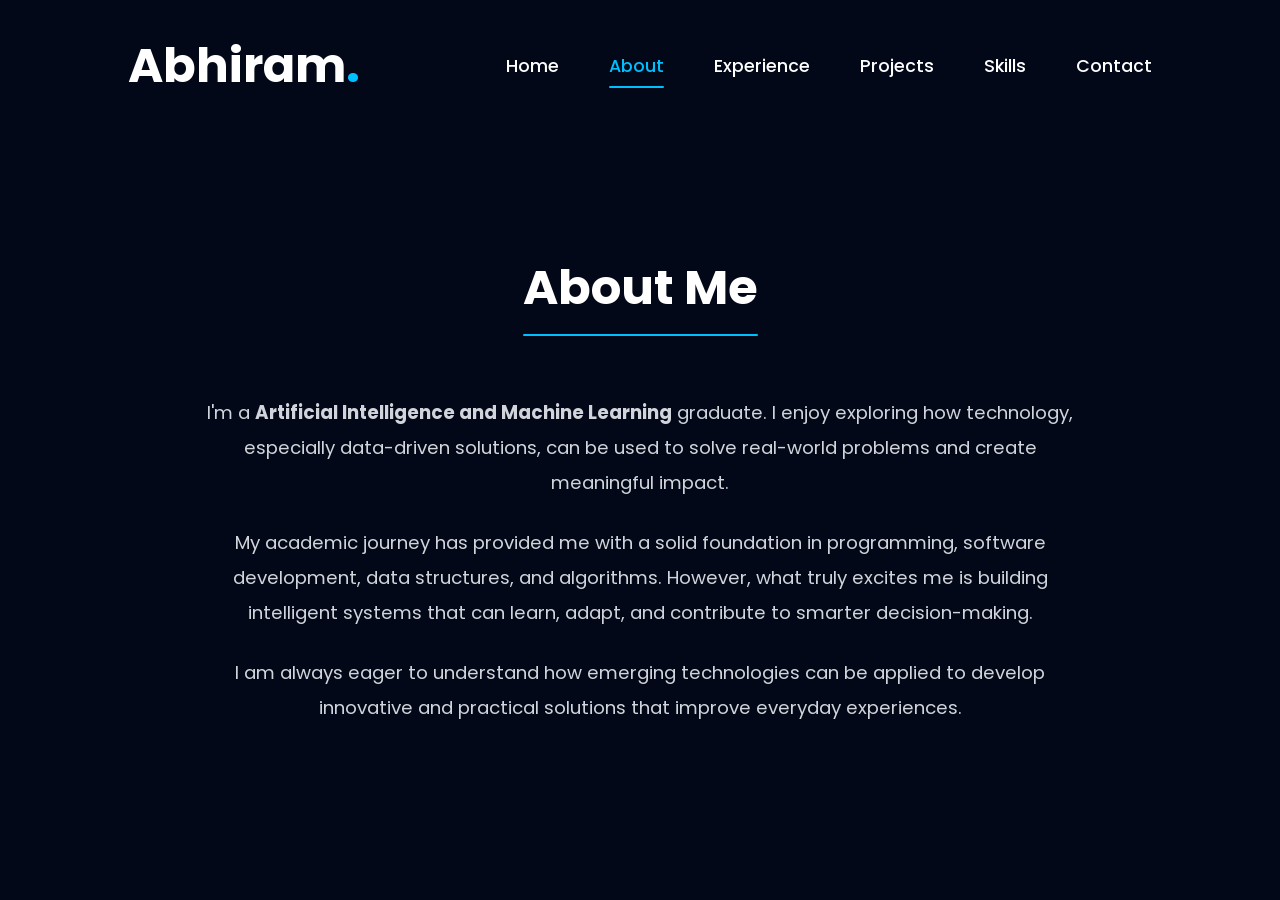
<file: Portfolio/about.html>
<!DOCTYPE html>
<html lang="en">
    <head>
        <title>About | Abhiram</title>
        <meta charset="UTF-8">
        <meta name="viewport" content="width=device-width, initial-scale=1.0">
        <link rel="icon" href="/favicon.ico?v=3" sizes="any">
        <link rel="icon" type="image/png" sizes="32x32" href="/images/favicon-32.png?v=3">
        <link rel="icon" type="image/png" sizes="512x512" href="/images/favicon.png?v=3">
        <link rel="apple-touch-icon" href="/images/apple-touch-icon.png?v=3">
        <link rel="stylesheet" href="style.css">
        <link rel="stylesheet"
              href="https://cdnjs.cloudflare.com/ajax/libs/font-awesome/6.5.2/css/all.min.css">
        <script src="script.js"></script>
    </head>

        <body>

            <nav class="navbar">

                <a href="index.html" class="logo">
                    Abhiram<span>.</span>
                </a>
            
                <ul class="nav-menu">
                    <li><a href="index.html">Home</a></li>
                    <li><a href="about.html" class="active">About</a></li>
                    <li><a href="experience.html">Experience</a></li>
                    <li><a href="projects.html">Projects</a></li>
                    <li><a href="skills.html">Skills</a></li>
                    <li><a href="contact.html">Contact</a></li>
                </ul>

               

            </nav>
            
            <section class="about-section">

                <h1 class="about-title">
                    About <span>Me</span>
                </h1>

                 <div class="about-content">

                    <p>
                        I'm a <strong> Artificial Intelligence and Machine Learning</strong> graduate. I enjoy exploring how technology, especially data-driven solutions, can be used to solve real-world problems and create meaningful impact.
                    </p>

                    <p>
                        My academic journey has provided me with a solid foundation in programming, software development, data structures, and algorithms. However, what truly excites me is building intelligent systems that can learn, adapt, and contribute to smarter decision-making.
                    </p>

                    <p>
                        I am always eager to understand how emerging technologies can be applied to develop innovative and practical solutions that improve everyday experiences.
                    </p>

                </div>

            </section>

                

            

        </body>
</html>
</file>
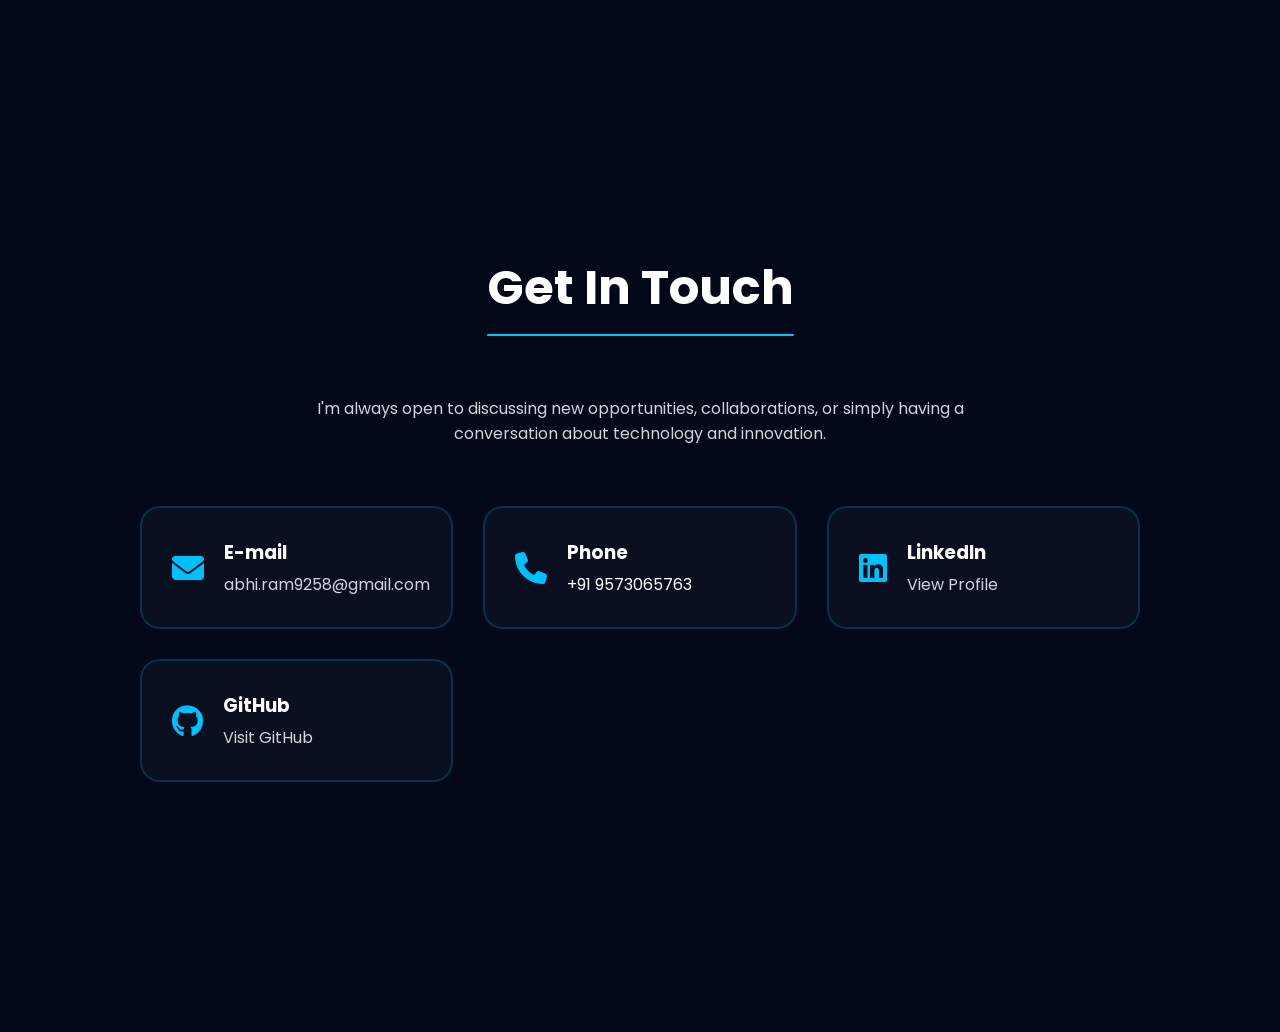
<file: Portfolio/contact.html>
<!DOCTYPE html>
<html lang="en">
    <head>
        <title>About | Abhiram</title>
        <meta charset="UTF-8">
        <meta name="viewport" content="width=device-width, initial-scale=1.0">
        <link rel="icon" href="/favicon.ico?v=3" sizes="any">
        <link rel="icon" type="image/png" sizes="32x32" href="/images/favicon-32.png?v=3">
        <link rel="icon" type="image/png" sizes="512x512" href="/images/favicon.png?v=3">
        <link rel="apple-touch-icon" href="/images/apple-touch-icon.png?v=3">
        <link rel="stylesheet" href="style.css">
        <link rel="stylesheet"
            href="https://cdnjs.cloudflare.com/ajax/libs/font-awesome/6.5.2/css/all.min.css">
        <script src="script.js"></script>
    </head>

    <body>

        <nav class="navbar">

            <a href="index.html" class="logo">
                Abhiram<span>.</span>
            </a>

            <ul class="nav-menu">
                <li><a href="index.html">Home</a></li>
                <li><a href="about.html">About</a></li>
                <li><a href="experience.html">Experience</a></li>
                <li><a href="projects.html">Projects</a></li>
                <li><a href="skills.html">Skills</a></li>
                <li><a href="contact.html" class="active">Contact</a></li>
            </ul>

        </nav>

        <section class="contact">

            <h1 class="contact-title">Get In Touch</h1>

            <p class="contact-subtitle">
                I'm always open to discussing new opportunities, collaborations,
                or simply having a conversation about technology and innovation.
            </p>

            <div class="contact-container">

                

                    <div class="contact-card">

                        <i class="fa-solid fa-envelope"></i>

                        <div>

                            <h3>E-mail</h3>
                            <a href="mailto:abhi.ram9258@gmail.com">
                                abhi.ram9258@gmail.com
                            </a>

                        </div>

                    </div>

                    <div class="contact-card">

                        <i class="fa-solid fa-phone"></i>

                        <div>

                            <h3>Phone</h3>
                            
                                +91 9573065763
                            

                        </div>

                    </div>  
                    
                    <div class="contact-card">

                        <i class="fa-brands fa-linkedin"></i>

                        <div>

                            <h3>LinkedIn</h3>
                            <a href="https://www.linkedin.com/in/abhiram-pasupunoori19/"
                                target="_blank"
                                rel="noopener noreferrer">
                                View Profile
                            </a>

                        </div>

                    </div>

                    <div class="contact-card">

                        <i class="fa-brands fa-github"></i>

                        <div>

                            <h3>GitHub</h3>
                            <a href="https://github.com/AbhiramPasupunoori"
                                target="_blank"
                                rel="noopener noreferrer">
                                Visit GitHub
                            </a>

                        </div>

                    </div>

                

            </div>

        </section>

    </body>

</html>
</file>
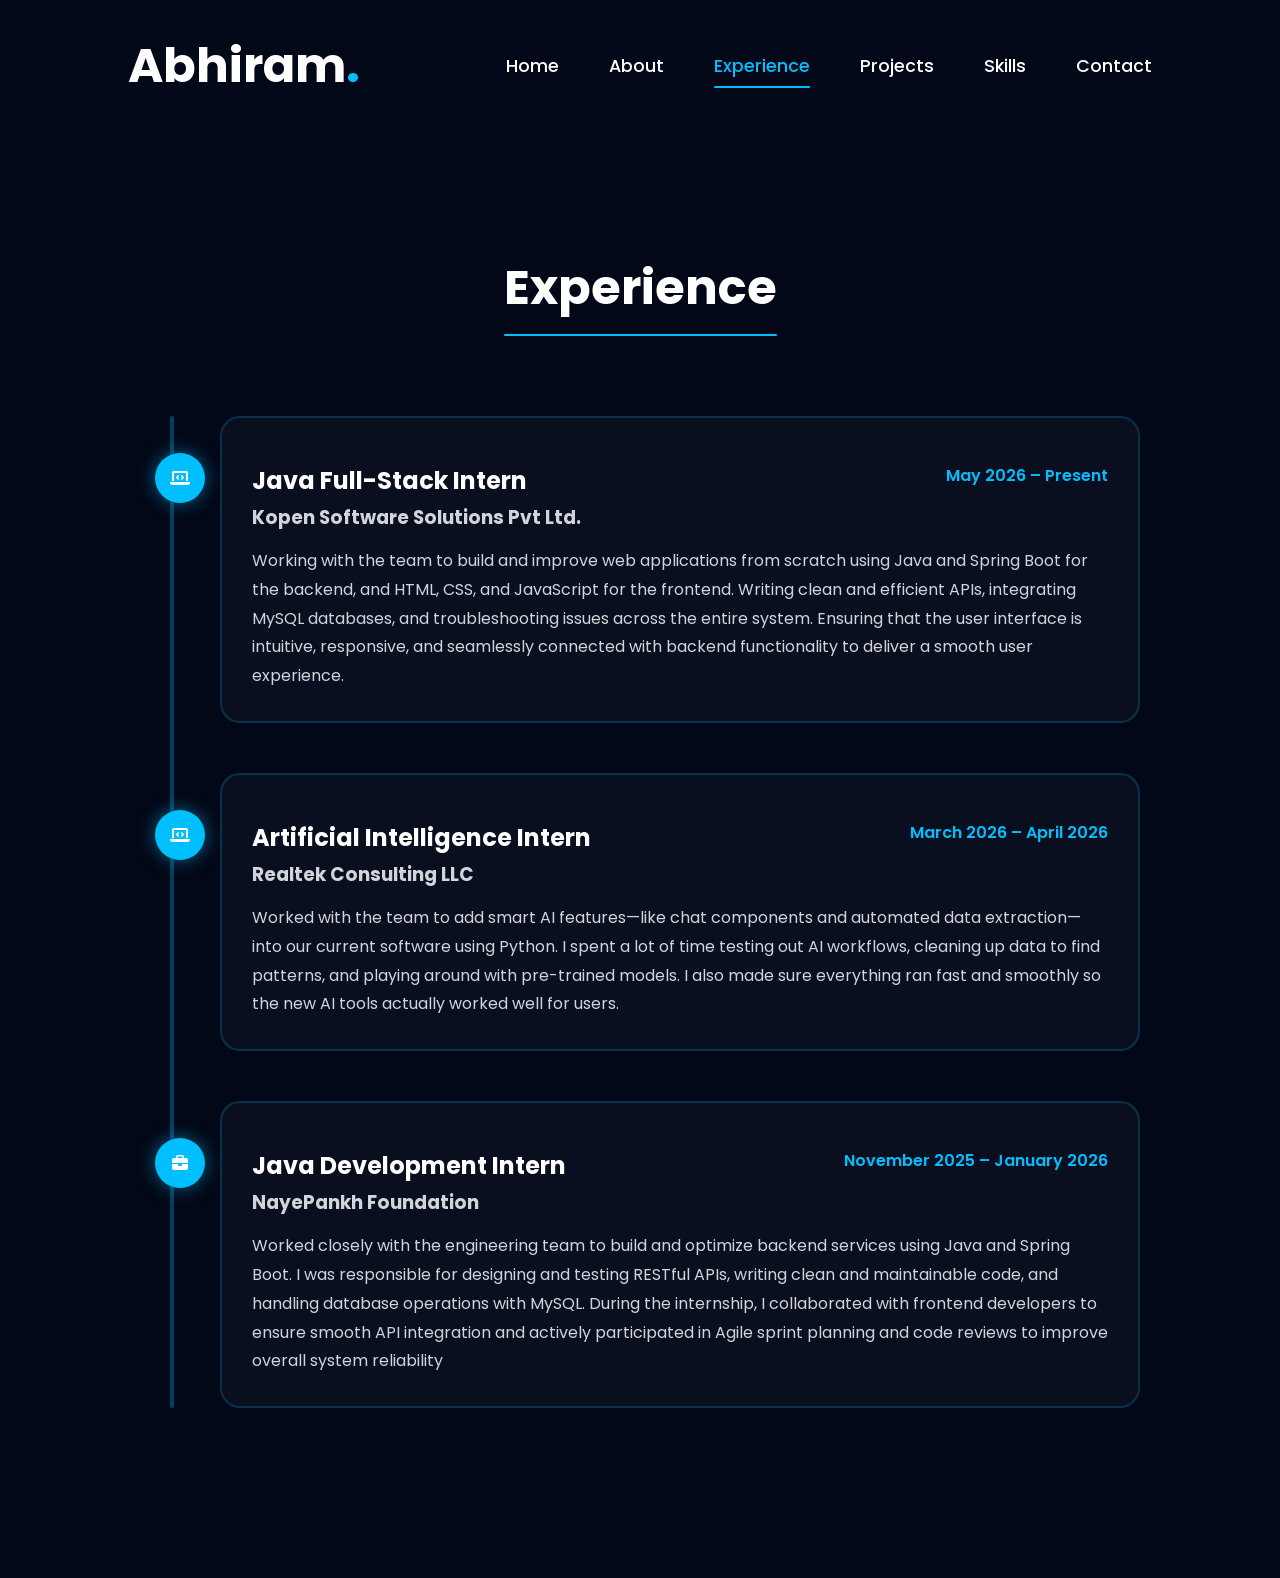
<file: Portfolio/experience.html>
<!DOCTYPE html>
<html lang="en">
    <head>
        <title>About | Abhiram</title>
        <meta charset="UTF-8">
        <meta name="viewport" content="width=device-width, initial-scale=1.0">
        <link rel="icon" href="/favicon.ico?v=3" sizes="any">
        <link rel="icon" type="image/png" sizes="32x32" href="/images/favicon-32.png?v=3">
        <link rel="icon" type="image/png" sizes="512x512" href="/images/favicon.png?v=3">
        <link rel="apple-touch-icon" href="/images/apple-touch-icon.png?v=3">
        <link rel="stylesheet" href="style.css">
        <link rel="stylesheet"
        href="https://cdnjs.cloudflare.com/ajax/libs/font-awesome/6.5.2/css/all.min.css">
        <script src="script.js"></script>
    </head>

    <body>

        <nav class="navbar">

            <a href="index.html" class="logo">
                Abhiram<span>.</span>
            </a>

            <ul class="nav-menu">
                <li><a href="index.html">Home</a></li>
                <li><a href="about.html">About</a></li>
                <li><a href="experience.html" class="active">Experience</a></li>
                <li><a href="projects.html">Projects</a></li>
                <li><a href="skills.html">Skills</a></li>
                <li><a href="contact.html">Contact</a></li>
            </ul>

            
        </nav>

        <section class="experience">

                <h1 class="experience-title">
                    Experience
                </h1>

                <div class="experience-container">

                    <div class="experience-card">

                        <div class="experience-icon">
                            <i class="fa-solid fa-laptop-code"></i>
                        </div>

                        <div class="experience-content">

                            <div class="experience-header">

                                <h2>Java Full-Stack Intern</h2>

                                <span class="experience-date">
                                    May 2026 – Present
                                </span>

                            </div>

                            <h3>Kopen Software Solutions Pvt Ltd.</h3>

                            <p>
                                Working with the team to build and improve web applications from scratch using Java and Spring Boot for the backend, and HTML, CSS, and JavaScript for the frontend. Writing clean and efficient APIs, integrating MySQL databases, and troubleshooting issues across the entire system. Ensuring that the user interface is intuitive, responsive, and seamlessly connected with backend functionality to deliver a smooth user experience.
                            </p>

                        </div>

                    </div>

                    <div class="experience-card">

                        <div class="experience-icon">
                            <i class="fa-solid fa-laptop-code"></i>
                        </div>

                        <div class="experience-content">

                            <div class="experience-header">

                                <h2>Artificial Intelligence Intern</h2>

                                <span class="experience-date">
                                    March 2026 – April 2026
                                </span>

                            </div>

                            <h3>Realtek Consulting LLC</h3>

                            <p>
                                Worked with the team to add smart AI features—like chat components 
                                and automated data extraction—into our current software using Python. 
                                I spent a lot of time testing out AI workflows, cleaning up data to 
                                find patterns, and playing around with pre-trained models. 
                                I also made sure everything ran fast and smoothly so the new AI 
                                tools actually worked well for users.
                            </p>

                        </div>

                    </div>

                        
                    <div class="experience-card">

                        <div class="experience-icon">
                            <i class="fa-solid fa-briefcase"></i>
                        </div>

                        <div class="experience-content">

                            <div class="experience-header">

                                <h2>Java Development Intern</h2>

                                <span class="experience-date">
                                    November 2025 – January 2026
                                </span>

                            </div>

                            <h3>NayePankh Foundation</h3>

                            <p>
                                Worked closely with the engineering team to build and 
                                optimize backend services using Java and Spring Boot. 
                                I was responsible for designing and testing RESTful APIs, 
                                writing clean and maintainable code, and handling database 
                                operations with MySQL. During the internship, I collaborated
                                with frontend developers to ensure smooth API integration and 
                                actively participated in Agile sprint planning and code reviews 
                                to improve overall system reliability
                            </p>

                        </div>

                    </div>

                </div>

        </section>


    </body>

</html>
</file>
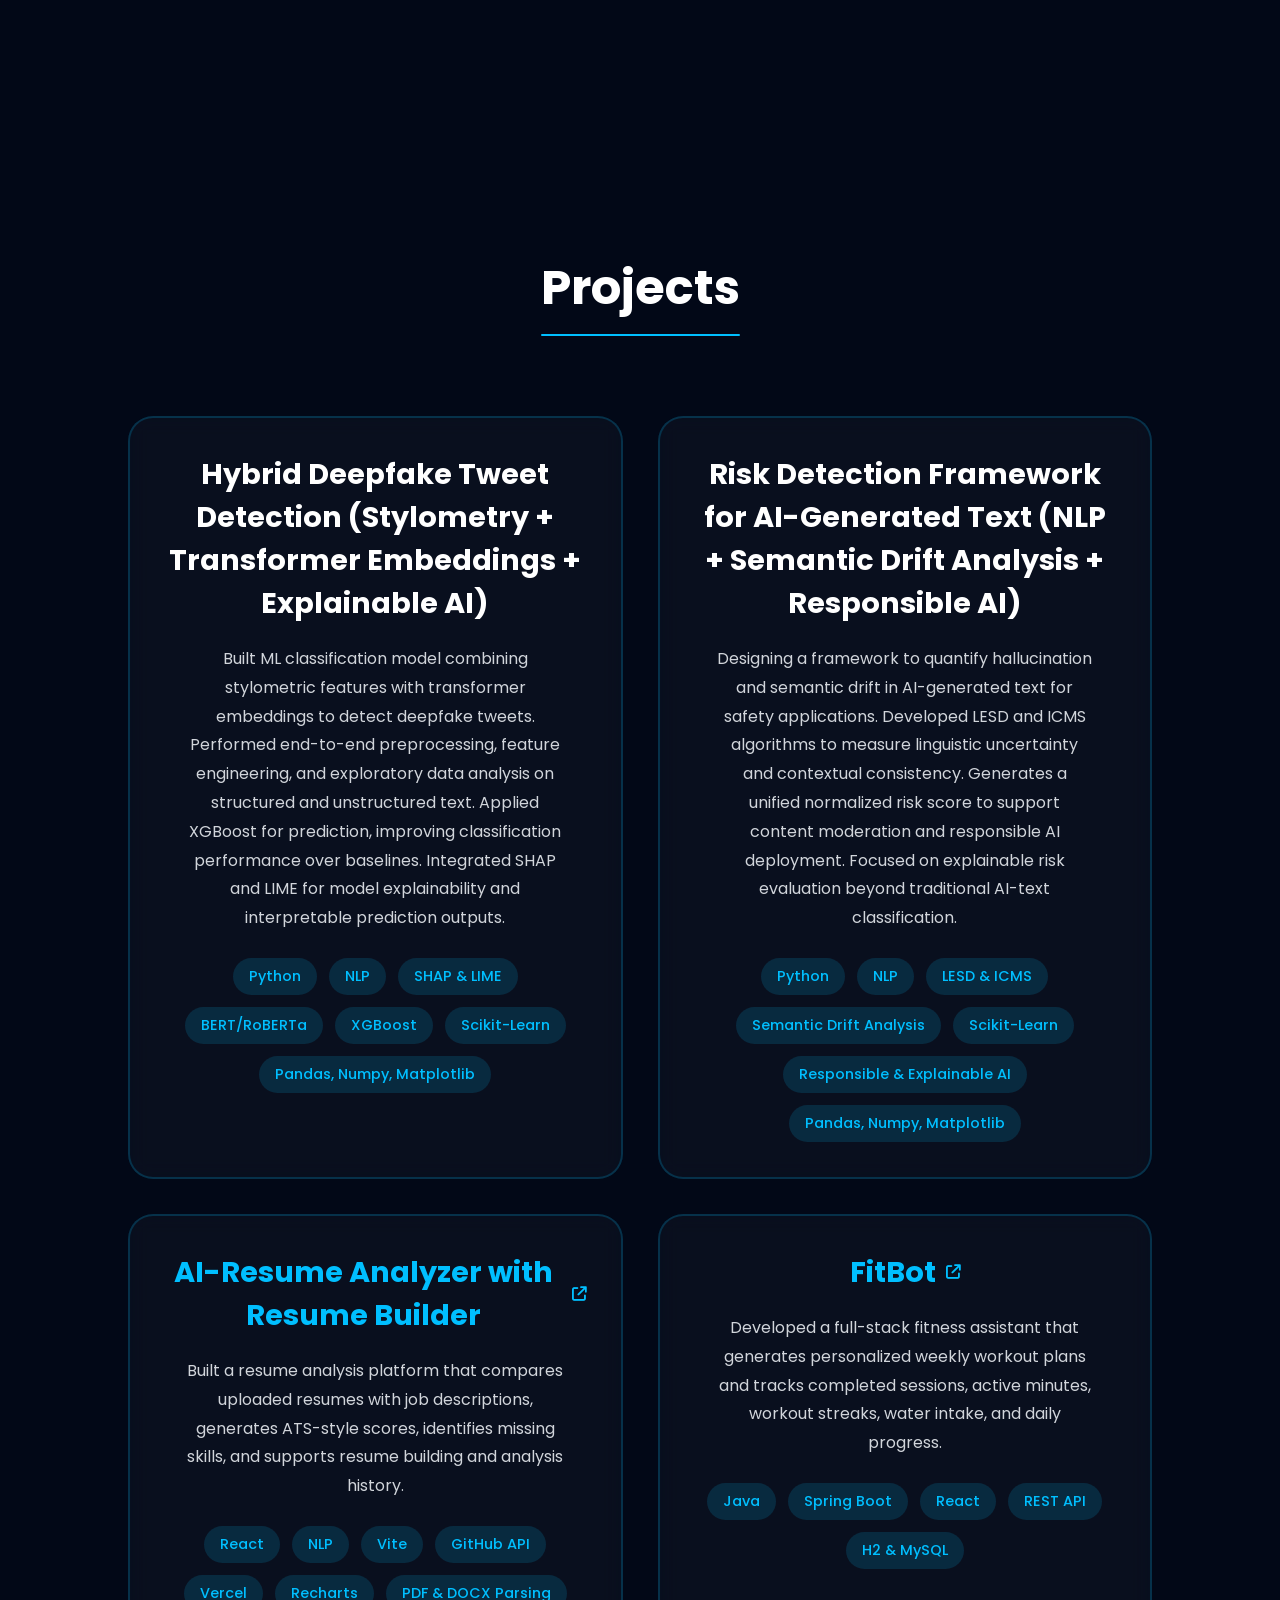
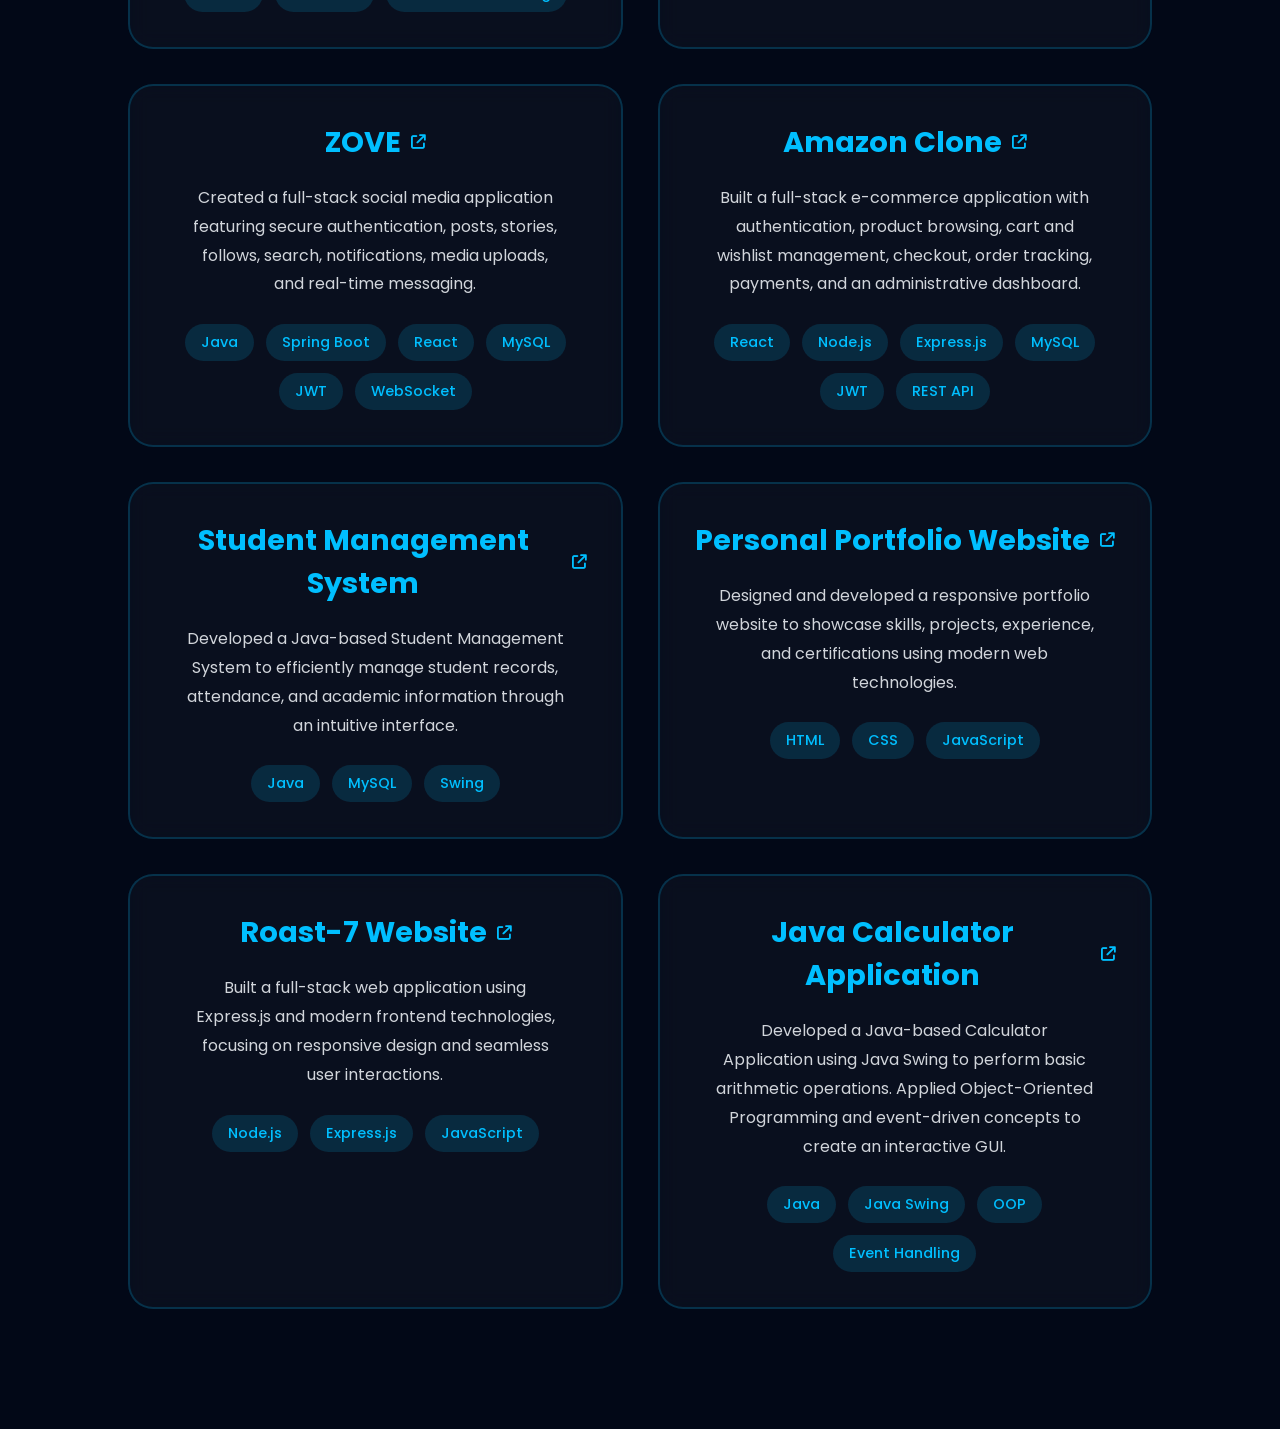
<file: Portfolio/projects.html>
<!DOCTYPE html>
<html lang="en">

<head>
    <title>Projects | Abhiram</title>
    <meta charset="UTF-8">
    <meta name="viewport" content="width=device-width, initial-scale=1.0">
    <link rel="icon" href="/favicon.ico?v=3" sizes="any">
    <link rel="icon" type="image/png" sizes="32x32" href="/images/favicon-32.png?v=3">
    <link rel="icon" type="image/png" sizes="512x512" href="/images/favicon.png?v=3">
    <link rel="apple-touch-icon" href="/images/apple-touch-icon.png?v=3">

    <!-- CSS -->
    <link rel="stylesheet" href="style.css">

    <!-- Font Awesome -->
    <link rel="stylesheet"
        href="https://cdnjs.cloudflare.com/ajax/libs/font-awesome/6.5.2/css/all.min.css">
    <script src="script.js"></script>
</head>

<body>

    <!-- NAVBAR -->
    <nav class="navbar">

        <a href="index.html" class="logo">
            Abhiram<span>.</span>
        </a>

        <ul class="nav-menu">
            <li><a href="index.html">Home</a></li>

            <li><a href="about.html">About</a></li>

            <li><a href="experience.html">Experience</a></li>

            <li><a href="projects.html" class="active">Projects</a></li>

            <li><a href="skills.html">Skills</a></li>

            <li><a href="contact.html">Contact</a></li>
        </ul>

       

    </nav>

    <!-- PROJECTS SECTION -->
    <section class="projects">

        <h1 class="projects-title">
            Projects
        </h1>

        <div class="projects-container">


            <div class="project-card">

                <div class="project-content">

                    <h2>
                        Hybrid Deepfake Tweet Detection (Stylometry + Transformer Embeddings + Explainable AI)
                    </h2>

                    <p>
                        Built ML classification model combining stylometric features with transformer embeddings to detect deepfake tweets.
                        Performed end-to-end preprocessing, feature engineering, and exploratory data analysis on structured and unstructured text.
                        Applied XGBoost for prediction, improving classification performance over baselines.
                        Integrated SHAP and LIME for model explainability and interpretable prediction outputs.
                    </p>

                    <div class="tech-stack">
                        <span>Python</span>
                        <span>NLP</span>
                        <span>SHAP & LIME</span>
                        <span>BERT/RoBERTa</span>
                        <span>XGBoost</span>
                        <span>Scikit-Learn</span>
                        <span>Pandas, Numpy, Matplotlib</span>
                    </div>

                </div>

            </div>

            <div class="project-card">

                <div class="project-content">

                    <h2>
                       Risk Detection Framework for AI-Generated Text (NLP + Semantic Drift Analysis + Responsible AI)
                    </h2>

                    <p>
                        Designing a framework to quantify hallucination and semantic drift in AI-generated text for safety applications.
                        Developed LESD and ICMS algorithms to measure linguistic uncertainty and contextual consistency.
                        Generates a unified normalized risk score to support content moderation and responsible AI deployment.
                        Focused on explainable risk evaluation beyond traditional AI-text classification.
                    </p>

                    <div class="tech-stack">
                        <span>Python</span>
                        <span>NLP</span>
                        <span>LESD & ICMS</span>
                        <span>Semantic Drift Analysis</span>
                        <span>Scikit-Learn</span>
                        <span>Responsible & Explainable AI</span>
                        <span>Pandas, Numpy, Matplotlib</span>
                    </div>

                </div>

            </div>

            <!-- AI Resume Analyzer -->
            <div class="project-card">

                <div class="project-content">

                    <h2>
                        <a href="https://github.com/AbhiramPasupunoori/AI-Resume-Analyzer"
                        target="_blank"
                        rel="noopener noreferrer"
                        class="project-link">

                            AI-Resume Analyzer with Resume Builder
                            <i class="fa-solid fa-arrow-up-right-from-square"></i>

                        </a>
                    </h2>

                    <p>
                        Built a resume analysis platform that compares uploaded resumes
                        with job descriptions, generates ATS-style scores, identifies
                        missing skills, and supports resume building and analysis history.
                    </p>

                    <div class="tech-stack">
                        <span>React</span>
                        <span>NLP</span>
                        <span>Vite</span>
                        <span>GitHub API</span>
                        <span>Vercel</span>
                        <span>Recharts</span>
                        <span>PDF & DOCX Parsing</span>
                    </div>

                </div>

            </div>

            <!-- FitBot -->
            <div class="project-card">

                <div class="project-content">

                    <h2>
                        <a href="https://github.com/AbhiramPasupunoori/FitBot"
                        target="_blank"
                        rel="noopener noreferrer"
                        class="project-link">

                            FitBot
                            <i class="fa-solid fa-arrow-up-right-from-square"></i>

                        </a>
                    </h2>

                    <p>
                        Developed a full-stack fitness assistant that generates personalized
                        weekly workout plans and tracks completed sessions, active minutes,
                        workout streaks, water intake, and daily progress.
                    </p>

                    <div class="tech-stack">
                        <span>Java</span>
                        <span>Spring Boot</span>
                        <span>React</span>
                        <span>REST API</span>
                        <span>H2 & MySQL</span>
                    </div>

                </div>

            </div>

            <!-- ZOVE -->
            <div class="project-card">

                <div class="project-content">

                    <h2>
                        <a href="https://github.com/AbhiramPasupunoori/ZOVE"
                        target="_blank"
                        rel="noopener noreferrer"
                        class="project-link">

                            ZOVE
                            <i class="fa-solid fa-arrow-up-right-from-square"></i>

                        </a>
                    </h2>

                    <p>
                        Created a full-stack social media application featuring secure
                        authentication, posts, stories, follows, search, notifications,
                        media uploads, and real-time messaging.
                    </p>

                    <div class="tech-stack">
                        <span>Java</span>
                        <span>Spring Boot</span>
                        <span>React</span>
                        <span>MySQL</span>
                        <span>JWT</span>
                        <span>WebSocket</span>
                    </div>

                </div>

            </div>

            <!-- Amazon Clone -->
            <div class="project-card">

                <div class="project-content">

                    <h2>
                        <a href="https://github.com/AbhiramPasupunoori/Amazon-Clone"
                        target="_blank"
                        rel="noopener noreferrer"
                        class="project-link">

                            Amazon Clone
                            <i class="fa-solid fa-arrow-up-right-from-square"></i>

                        </a>
                    </h2>

                    <p>
                        Built a full-stack e-commerce application with authentication,
                        product browsing, cart and wishlist management, checkout, order
                        tracking, payments, and an administrative dashboard.
                    </p>

                    <div class="tech-stack">
                        <span>React</span>
                        <span>Node.js</span>
                        <span>Express.js</span>
                        <span>MySQL</span>
                        <span>JWT</span>
                        <span>REST API</span>
                    </div>

                </div>

            </div>

            <!-- Student Management System -->
            <div class="project-card">

                <div class="project-content">

                    <h2>
                        <a href="https://github.com/AbhiramPasupunoori/Student-Management-System-Java"
                        target="_blank"
                        rel="noopener noreferrer"
                        class="project-link">

                            Student Management System
                            <i class="fa-solid fa-arrow-up-right-from-square"></i>

                        </a>
                    </h2>

                    <p>
                        Developed a Java-based Student Management System to efficiently manage
                        student records, attendance, and academic information through an
                        intuitive interface.
                    </p>

                    <div class="tech-stack">
                        <span>Java</span>
                        <span>MySQL</span>
                        <span>Swing</span>
                    </div>

                </div>

            </div>


            <!-- Personal Portfolio Website -->
            <div class="project-card">

                <div class="project-content">

                    <h2>
                        <a href="https://github.com/AbhiramPasupunoori/Portfolio"
                        target="_blank"
                        rel="noopener noreferrer"
                        class="project-link">

                            Personal Portfolio Website
                            <i class="fa-solid fa-arrow-up-right-from-square"></i>

                        </a>
                    </h2>

                    <p>
                        Designed and developed a responsive portfolio website to showcase
                        skills, projects, experience, and certifications using modern
                        web technologies.
                    </p>

                    <div class="tech-stack">
                        <span>HTML</span>
                        <span>CSS</span>
                        <span>JavaScript</span>
                    </div>

                </div>

            </div>


            <!-- Roast-7 Website -->
            <div class="project-card">

                <div class="project-content">

                    <h2>
                        <a href="https://github.com/AbhiramPasupunoori/Roast-7"
                        target="_blank"
                        rel="noopener noreferrer"
                        class="project-link">

                            Roast-7 Website
                            <i class="fa-solid fa-arrow-up-right-from-square"></i>

                        </a>
                    </h2>

                    <p>
                        Built a full-stack web application using Express.js and modern
                        frontend technologies, focusing on responsive design and
                        seamless user interactions.
                    </p>

                    <div class="tech-stack">
                        <span>Node.js</span>
                        <span>Express.js</span>
                        <span>JavaScript</span>
                    </div>

                </div>

            </div>


            <!-- Java Calculator Application -->
            <div class="project-card">

                <div class="project-content">

                    <h2>
                        <a href="https://github.com/AbhiramPasupunoori/Calculator-Java"
                        target="_blank"
                        rel="noopener noreferrer"
                        class="project-link">

                            Java Calculator Application
                            <i class="fa-solid fa-arrow-up-right-from-square"></i>

                        </a>
                    </h2>

                    <p>
                        Developed a Java-based Calculator Application using Java Swing to perform basic arithmetic operations.
Applied Object-Oriented Programming and event-driven concepts to create an interactive GUI.
                    </p>

                    <div class="tech-stack">
                        <span>Java</span>
                        <span>Java Swing</span>
                        <span>OOP</span>
                        <span>Event Handling</span>
                    </div>

                </div>

            </div>
            

        </div>

    </section>

</body>

</html>
</file>
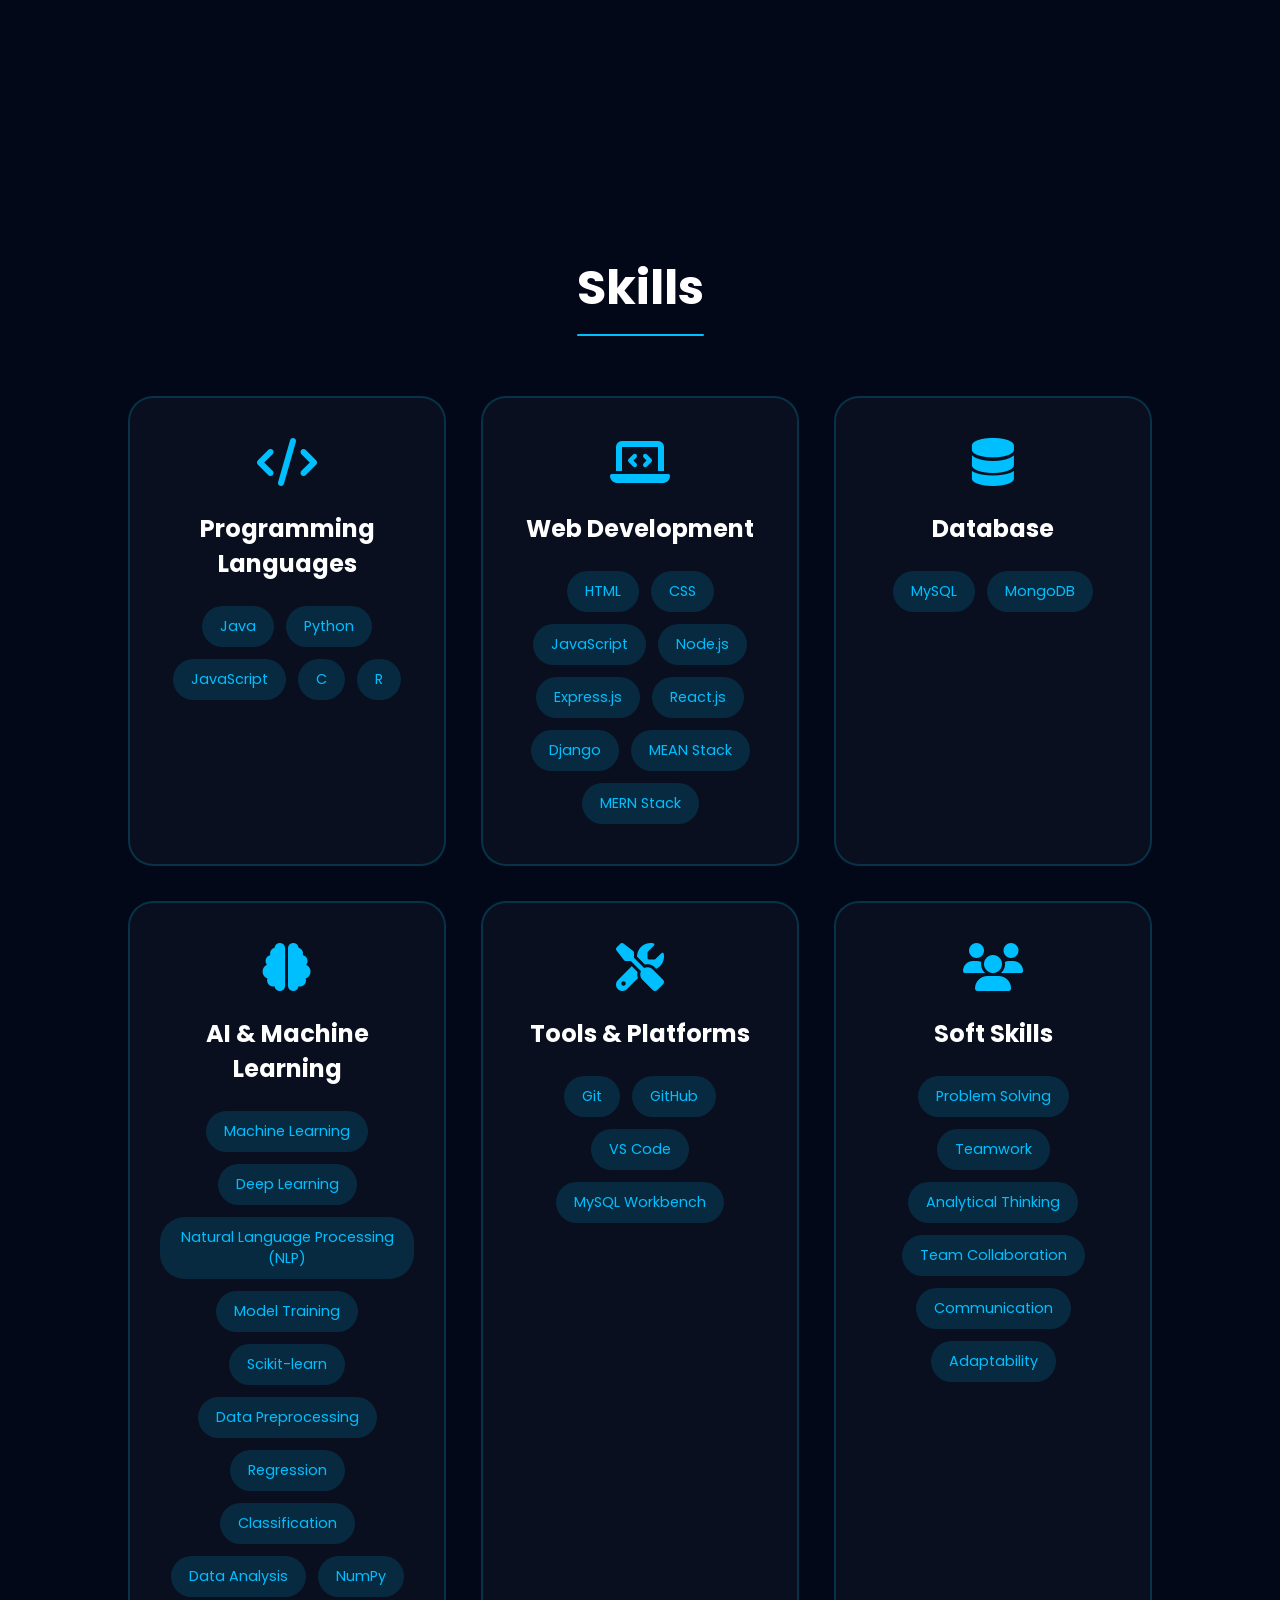
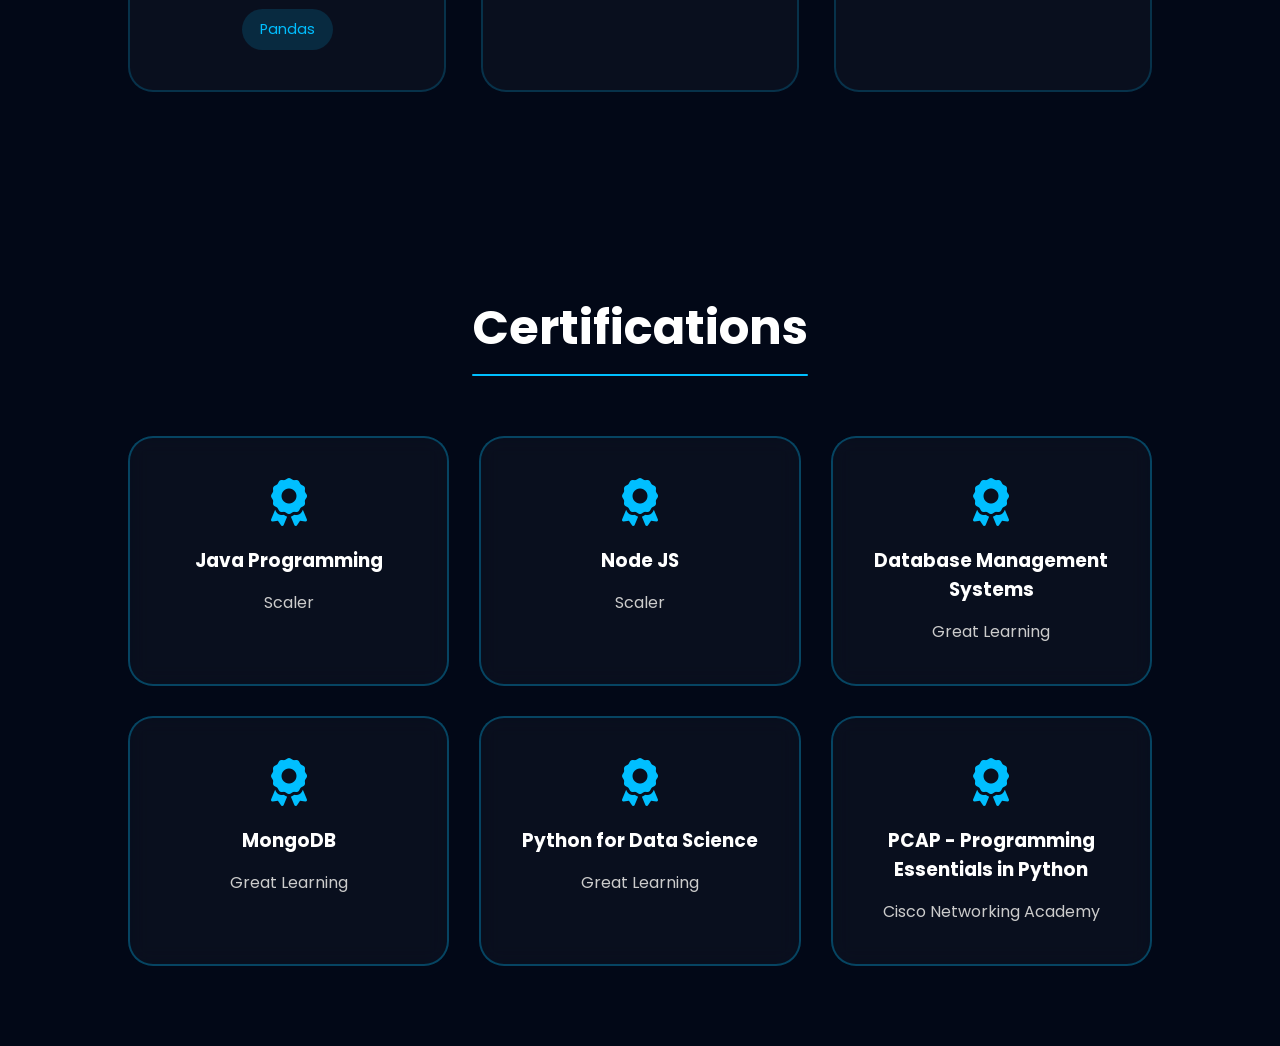
<file: Portfolio/skills.html>
<!DOCTYPE html>
<html lang="en">
    <head>
        <title>About | Abhiram</title>
        <meta charset="UTF-8">
        <meta name="viewport" content="width=device-width, initial-scale=1.0">
        <link rel="icon" href="/favicon.ico?v=3" sizes="any">
        <link rel="icon" type="image/png" sizes="32x32" href="/images/favicon-32.png?v=3">
        <link rel="icon" type="image/png" sizes="512x512" href="/images/favicon.png?v=3">
        <link rel="apple-touch-icon" href="/images/apple-touch-icon.png?v=3">
        <link rel="stylesheet" href="style.css">
        <link rel="stylesheet"
        href="https://cdnjs.cloudflare.com/ajax/libs/font-awesome/6.5.2/css/all.min.css">
        <script src="script.js"></script>
    </head>

    <body>

        <nav class="navbar">

            <a href="index.html" class="logo">
                Abhiram<span>.</span>
            </a>

            <ul class="nav-menu">
                <li><a href="index.html">Home</a></li>
                <li><a href="about.html">About</a></li>
                <li><a href="experience.html">Experience</a></li>
                <li><a href="projects.html">Projects</a></li>
                <li><a href="skills.html" class="active">Skills</a></li>
                <li><a href="contact.html">Contact</a></li>
            </ul>

            

        </nav>

        <section class="skills">
            <h1 class="skills-title">Skills</h1>

        <div class="skills-container">

            

            <div class="skill-card">

                <i class="fa-solid fa-code"></i>

                <h2>Programming Languages</h2>

                <div class="skill-tags">

                    <span>Java</span>
                    <span>Python</span>
                    <span>JavaScript</span>
                    <span>C</span>
                    <span>R</span>

                </div>

            </div>

            

            <div class="skill-card">

                <i class="fa-solid fa-laptop-code"></i>

                <h2>Web Development</h2>

                <div class="skill-tags">

                    <span>HTML</span>
                    <span>CSS</span>
                    <span>JavaScript</span>
                    <span>Node.js</span>
                    <span>Express.js</span>
                    <span>React.js</span>
                    <span>Django</span>
                    <span>MEAN Stack</span>
                    <span>MERN Stack</span>

                </div>

            </div>

            

            <div class="skill-card">

                <i class="fa-solid fa-database"></i>

                <h2>Database</h2>

                <div class="skill-tags">

                    <span>MySQL</span>
                    <span>MongoDB</span>

                </div>

            </div>

            

            <div class="skill-card">

                <i class="fa-solid fa-brain"></i>

                <h2>AI & Machine Learning</h2>

                <div class="skill-tags">

                    <span>Machine Learning</span>
                    <span>Deep Learning</span>
                    <span>Natural Language Processing (NLP)</span>
                    <span>Model Training</span>
                    <span>Scikit-learn</span>
                    <span>Data Preprocessing</span>
                    <span>Regression</span>
                    <span>Classification</span>
                    <span>Data Analysis</span>
                    <span>NumPy</span>
                    <span>Pandas</span>

                </div>

            </div>

            

            <div class="skill-card">

                <i class="fa-solid fa-screwdriver-wrench"></i>

                <h2>Tools & Platforms</h2>

                <div class="skill-tags">

                    <span>Git</span>
                    <span>GitHub</span>
                    <span>VS Code</span>
                    <span>MySQL Workbench</span>

                </div>

            </div>

            

            <div class="skill-card">

                <i class="fa-solid fa-users"></i>

                <h2>Soft Skills</h2>

                <div class="skill-tags">

                    <span>Problem Solving</span>
                    <span>Teamwork</span>
                    <span>Analytical Thinking</span>
                    <span>Team Collaboration</span>
                    <span>Communication</span>
                    <span>Adaptability</span>

                </div>

            </div>

        </div>
        </section>

        <section class="certifications">

                <h2 class="section-title">
                    Certifications
                </h2>

                <div class="certificate-container">

                    <div class="certificate-card">

                        <i class="fa-solid fa-award"></i>

                        <h3>Java Programming</h3>

                        <p>Scaler</p>

                    </div>

                    <div class="certificate-card">

                        <i class="fa-solid fa-award"></i>

                        <h3>Node JS</h3>

                        <p>Scaler</p>

                    </div>

                    <div class="certificate-card">

                        <i class="fa-solid fa-award"></i>

                        <h3>Database Management Systems</h3>

                        <p>Great Learning</p>

                    </div>

                    <div class="certificate-card">

                        <i class="fa-solid fa-award"></i>

                        <h3>MongoDB</h3>

                        <p>Great Learning</p>

                    </div>

                    <div class="certificate-card">

                        <i class="fa-solid fa-award"></i>

                        <h3>Python for Data Science</h3>

                        <p>Great Learning</p>

                    </div>

                    <div class="certificate-card">

                        <i class="fa-solid fa-award"></i>

                        <h3>PCAP - Programming Essentials in Python</h3>

                        <p>Cisco Networking Academy</p>

                    </div>

                </div>

            </section>
    </body>
</html>
</file>
<file: Portfolio/style.css>
@import url('https://fonts.googleapis.com/css2?family=Poppins:wght@300;400;500;600;700;800&display=swap');

/* =========================================================
   GLOBAL STYLES AND VARIABLES
========================================================= */

:root {
    --primary-color: #00BFFF;
    --secondary-color: #0099FF;
    --background-color: #020817;
    --text-color: #ffffff;
    --muted-text: #d1d5db;
    --card-background: rgba(255, 255, 255, 0.03);
    --card-border: rgba(0, 191, 255, 0.25);
    --primary-glow: rgba(0, 191, 255, 0.4);
}

* {
    margin: 0;
    padding: 0;
    box-sizing: border-box;
    font-family: 'Poppins', sans-serif;
    -webkit-tap-highlight-color: transparent;
}

html {
    scroll-behavior: smooth;
}

body {
    background: var(--background-color);
    color: var(--text-color);
    min-height: 100vh;
    overflow-x: hidden;
}

img {
    max-width: 100%;
    display: block;
}

a,
button {
    touch-action: manipulation;
}

button,
input,
textarea {
    font: inherit;
}

/* =========================================================
   DESKTOP VIEW STYLES
========================================================= */

/* =========================
   NAVBAR
========================= */

.navbar {
    width: 90%;
    margin: auto;
    padding: 30px min(80px, 5%);
    display: flex;
    justify-content: space-between;
    align-items: center;
    gap: 30px;
}

.logo {
    font-size: 3rem;
    font-weight: 700;
    color: white;
    text-decoration: none;
    cursor: pointer;
    transition:
        color 0.3s ease,
        opacity 0.3s ease,
        transform 0.3s ease;
}

.logo span {
    color: var(--primary-color);
}

.logo:hover,
.logo:focus-visible {
    color: var(--primary-color);
    opacity: 0.9;
    transform: translateY(-2px);
}

.nav-links,
.nav-menu {
    display: flex;
    align-items: center;
    list-style: none;
    gap: 50px;
}

.nav-links li,
.nav-menu li {
    list-style: none;
}

.nav-links a,
.nav-menu a {
    text-decoration: none;
    color: white;
    font-weight: 600;
    font-size: 1.1rem;
    position: relative;
    transition:
        color 0.3s ease,
        transform 0.3s ease;
}

.nav-menu a {
    font-weight: 500;
}

.nav-links a:hover,
.nav-links a:focus-visible,
.nav-menu a:hover,
.nav-menu a:focus-visible,
.nav-menu a.active {
    color: var(--primary-color);
    transform: translateY(-2px);
}

.nav-links a::after,
.nav-menu a::after {
    content: '';
    position: absolute;
    width: 0;
    height: 2px;
    background: var(--primary-color);
    left: 0;
    bottom: -10px;
    border-radius: 10px;
    transition: width 0.3s ease;
}

.nav-links a:hover::after,
.nav-links a:focus-visible::after,
.nav-menu a:hover::after,
.nav-menu a:focus-visible::after,
.nav-menu a.active::after {
    width: 100%;
}

.resume-nav-btn {
    padding: 15px 30px;
    border: 2px solid var(--primary-color);
    border-radius: 15px;
    color: white;
    text-decoration: none;
    white-space: nowrap;
    transition:
        background-color 0.3s ease,
        color 0.3s ease,
        transform 0.3s ease,
        box-shadow 0.3s ease;
}

.resume-nav-btn:hover,
.resume-nav-btn:focus-visible {
    background: var(--primary-color);
    color: var(--background-color);
    transform: translateY(-4px);
    box-shadow: 0 8px 25px var(--primary-glow);
}

/* =========================
   HERO SECTION
========================= */

.hero {
    width: 90%;
    margin: auto;
    min-height: calc(100vh - 120px);
    display: flex;
    align-items: center;
    justify-content: space-between;
    gap: 50px;
}

.hero-content {
    flex: 1;
}

.intro {
    color: var(--primary-color);
    font-size: 1.5rem;
    margin-bottom: 15px;
}

.hero-content h1 {
    font-size: 4.5rem;
    font-weight: 700;
    line-height: 1.1;
    margin-bottom: 15px;
}

.hero-content h1 span {
    color: var(--primary-color);
}

.hero-content h2 {
    color: var(--primary-color);
    font-size: 2.5rem;
    margin-bottom: 25px;
}

.description {
    color: var(--muted-text);
    font-size: 1.2rem;
    line-height: 1.7;
    max-width: 550px;
    margin-bottom: 40px;
}

/* =========================
   HERO BUTTONS
========================= */

.hero-buttons {
    display: flex;
    flex-direction: row;
    align-items: center;
    justify-content: flex-start;
    gap: 20px;
    margin-top: 40px;
    flex-wrap: nowrap;
    width: 100%;
}

.project-btn,
.download-btn {
    text-decoration: none;
    padding: 18px 30px;
    border-radius: 15px;
    font-size: 1.1rem;
    font-weight: 600;
    white-space: nowrap;
    display: inline-flex;
    align-items: center;
    justify-content: center;
    gap: 10px;
    position: relative;
    overflow: hidden;
    transition:
        transform 0.3s ease,
        color 0.3s ease,
        background-color 0.3s ease,
        border-color 0.3s ease,
        box-shadow 0.3s ease;
}

.project-btn {
    background: linear-gradient(
        90deg,
        var(--primary-color),
        var(--secondary-color)
    );
    color: white;
    border: 2px solid transparent;
}

.download-btn {
    border: 2px solid var(--primary-color);
    color: white;
    background: transparent;
}

.project-btn::before,
.download-btn::before {
    content: '';
    position: absolute;
    top: 0;
    left: -120%;
    width: 100%;
    height: 100%;
    background: linear-gradient(
        90deg,
        transparent,
        rgba(255, 255, 255, 0.25),
        transparent
    );
    transition: left 0.6s ease;
}

.project-btn:hover::before,
.project-btn:focus-visible::before,
.download-btn:hover::before,
.download-btn:focus-visible::before {
    left: 120%;
}

.project-btn:hover,
.project-btn:focus-visible,
.download-btn:hover,
.download-btn:focus-visible {
    transform: translateY(-5px);
    box-shadow: 0 10px 30px var(--primary-glow);
}

.download-btn:hover,
.download-btn:focus-visible {
    background: var(--primary-color);
    color: var(--background-color);
}

/* =========================
   SOCIAL ICONS
========================= */

.social-icons {
    display: flex;
    gap: 20px;
    margin-top: 40px;
}

.social-icons a {
    width: 55px;
    height: 55px;
    border: 2px solid var(--primary-color);
    border-radius: 50%;
    display: flex;
    justify-content: center;
    align-items: center;
    color: white;
    font-size: 24px;
    text-decoration: none;
    transition:
        background-color 0.3s ease,
        color 0.3s ease,
        transform 0.3s ease,
        box-shadow 0.3s ease;
}

.social-icons a:hover,
.social-icons a:focus-visible {
    background: var(--primary-color);
    color: var(--background-color);
    transform: translateY(-5px) rotate(5deg);
    box-shadow: 0 8px 25px var(--primary-glow);
}

/* =========================
   HERO IMAGE
========================= */

.hero-image {
    --profile-size: 350px;

    flex: 1;
    margin-left: 40px;
    display: flex;
    justify-content: center;
    align-items: center;
    position: relative;
    min-height: var(--profile-size);
    isolation: isolate;
}

.image-circle {
    width: var(--profile-size);
    height: var(--profile-size);
    border-radius: 50%;
    border: 5px solid #66D9FF;
    overflow: hidden;
    box-shadow:
        0 0 20px var(--primary-color),
        0 0 50px rgba(0, 191, 255, 0.5);
    animation: float 4s ease-in-out infinite;
    position: relative;
    z-index: 1;
    transition:
        transform 0.4s ease,
        box-shadow 0.4s ease;
}

.image-circle:hover,
.image-circle:focus-within {
    box-shadow:
        0 0 30px var(--primary-color),
        0 0 70px rgba(0, 191, 255, 0.65);
}

.image-circle img {
    width: 100%;
    height: 100%;
    object-fit: cover;
    transition: transform 0.5s ease;
}

.image-circle:hover img,
.image-circle:focus-within img {
    transform: scale(1.05);
}

.small-circle {
    width: calc(var(--profile-size) * 0.18);
    height: calc(var(--profile-size) * 0.18);
    border-radius: 50%;
    background: #008CFF;
    position: absolute;
    left: calc(
        50% - (var(--profile-size) / 2) -
        (var(--profile-size) * 0.03)
    );
    bottom: calc(
        50% - (var(--profile-size) / 2) +
        (var(--profile-size) * 0.12)
    );
    box-shadow: 0 0 25px var(--primary-color);
    z-index: 3;
    pointer-events: none;
    animation: pulseGlow 2.5s ease-in-out infinite;
}

.dots {
    position: absolute;
    top: calc(
        50% - (var(--profile-size) / 2) +
        (var(--profile-size) * 0.18)
    );
    right: calc(
        50% - (var(--profile-size) / 2) -
        (var(--profile-size) * 0.09)
    );
    display: grid;
    grid-template-columns: repeat(
        5,
        calc(var(--profile-size) * 0.043)
    );
    gap: calc(var(--profile-size) * 0.051);
    z-index: 2;
    pointer-events: none;
}

.dots span {
    width: calc(var(--profile-size) * 0.02);
    height: calc(var(--profile-size) * 0.02);
    border-radius: 50%;
    background: var(--primary-color);
    animation: dotsPulse 1.8s ease-in-out infinite;
}

.dots span:nth-child(2n) {
    animation-delay: 0.2s;
}

.dots span:nth-child(3n) {
    animation-delay: 0.4s;
}

/* =========================
   SECTION HEADINGS
========================= */

.section-heading,
.education-title,
.about-title,
.section-title,
.experience-title,
.projects-title,
.skills-title,
.contact-title {
    text-align: center;
    font-size: 3rem;
    color: white;
    margin-bottom: 60px;
    margin-left: auto;
    margin-right: auto;
    position: relative;
    width: fit-content;
    max-width: 100%;
}

.section-heading::after,
.education-title::after,
.about-title::after,
.section-title::after,
.experience-title::after,
.projects-title::after,
.skills-title::after,
.contact-title::after {
    content: '';
    display: block;
    width: 100%;
    height: 2px;
    background: var(--primary-color);
    margin: 10px 0 0;
    border-radius: 10px;
    transform-origin: left center;
}

/* =========================
   EDUCATION SECTION
========================= */

.education {
    padding: 80px 10%;
    display: flex;
    flex-direction: column;
    align-items: center;
}

.slider-wrapper {
    display: flex;
    align-items: center;
    justify-content: center;
    gap: 20px;
    width: 100%;
}

.slider-container {
    width: 100%;
    max-width: 600px;
    overflow: hidden;
    border-radius: 20px;
    transition:
        transform 0.35s ease,
        box-shadow 0.35s ease;
}

.slider-container:hover,
.slider-container:focus-within {
    transform: translateY(-6px);
    box-shadow:
        0 0 25px rgba(0, 191, 255, 0.55),
        0 0 50px rgba(0, 191, 255, 0.28);
}

.education-slider {
    display: flex;
    transition: transform 0.5s ease;
    will-change: transform;
}

.edu-card {
    min-width: 100%;
    height: 220px;
    background: var(--card-background);
    border: 2px solid var(--primary-color);
    border-radius: 20px;
    display: flex;
    flex-direction: column;
    justify-content: center;
    align-items: center;
    text-align: center;
    padding: 25px;
    transition:
        transform 0.35s ease,
        box-shadow 0.35s ease,
        background-color 0.35s ease;
}

.edu-card:hover,
.edu-card:focus-within {
    transform: none;
    background: rgba(0, 191, 255, 0.06);
    box-shadow: inset 0 0 24px rgba(0, 191, 255, 0.08);
}

.edu-card h3 {
    color: var(--primary-color);
    font-size: 1.5rem;
    margin-bottom: 15px;
}

.edu-card p {
    color: white;
    font-size: 1.1rem;
    margin-bottom: 10px;
}

.edu-card span {
    color: #cccccc;
}

.slider-btn {
    width: 50px;
    height: 50px;
    min-width: 50px;
    padding: 0;
    border-radius: 50%;
    border: 2px solid var(--primary-color);
    background: transparent;
    color: var(--primary-color);
    cursor: pointer;
    flex-shrink: 0;
    display: inline-flex;
    align-items: center;
    justify-content: center;
    line-height: 1;
    transition:
        background-color 0.3s ease,
        color 0.3s ease,
        transform 0.3s ease,
        box-shadow 0.3s ease;
}

.slider-btn:hover,
.slider-btn:focus-visible {
    background: var(--primary-color);
    color: var(--background-color);
    transform: scale(1.08);
    box-shadow: 0 6px 20px var(--primary-glow);
}

/* =========================
   ABOUT SECTION
========================= */

.about-section {
    padding: 120px 10% 60px;
    text-align: center;
}

.about-subtitle {
    color: var(--primary-color);
    margin-bottom: 50px;
    font-size: 1.5rem;
}

.about-content {
    max-width: 900px;
    margin: auto;
}

.about-content p {
    color: var(--muted-text);
    font-size: 1.15rem;
    line-height: 1.9;
    margin-bottom: 25px;
    transition:
        color 0.3s ease,
        transform 0.3s ease;
}

.about-content p:hover {
    color: white;
    transform: translateY(-2px);
}

/* =========================
   HOBBIES SECTION
========================= */

.hobbies {
    padding: 80px 10%;
}

.hobbies-container {
    display: grid;
    grid-template-columns: repeat(
        auto-fit,
        minmax(280px, 1fr)
    );
    gap: 30px;
    max-width: 1000px;
    margin: 0 auto;
}

.hobby-card {
    background: rgba(255, 255, 255, 0.05);
    border: 2px solid rgba(0, 191, 255, 0.3);
    border-radius: 20px;
    padding: 30px 25px;
    text-align: center;
    color: white;
    backdrop-filter: blur(10px);
    -webkit-backdrop-filter: blur(10px);
    transition:
        transform 0.35s ease,
        border-color 0.35s ease,
        box-shadow 0.35s ease,
        background-color 0.35s ease;
}

.hobby-card:hover,
.hobby-card:focus-within {
    transform: translateY(-8px);
    border-color: var(--primary-color);
    background: rgba(0, 191, 255, 0.07);
    box-shadow: 0 0 20px rgba(0, 191, 255, 0.4);
}

.hobby-card i {
    font-size: 2rem;
    color: var(--primary-color);
    margin-bottom: 15px;
    transition: transform 0.35s ease;
}

.hobby-card:hover i,
.hobby-card:focus-within i {
    transform: scale(1.15) rotate(5deg);
}

.hobby-card p {
    color: var(--muted-text);
    line-height: 1.6;
}

/* =========================
   CERTIFICATIONS SECTION
========================= */

.certifications {
    padding: 80px 10%;
}

.certificate-container {
    display: grid;
    grid-template-columns: repeat(
        auto-fit,
        minmax(250px, 1fr)
    );
    gap: 30px;
    max-width: 1400px;
    margin: 0 auto;
}

.certificate-card {
    background: var(--card-background);
    border: 2px solid rgba(0, 191, 255, 0.3);
    border-radius: 25px;
    padding: 40px 30px;
    text-align: center;
    backdrop-filter: blur(10px);
    -webkit-backdrop-filter: blur(10px);
    transition:
        transform 0.35s ease,
        border-color 0.35s ease,
        box-shadow 0.35s ease,
        background-color 0.35s ease;
}

.certificate-card:hover,
.certificate-card:focus-within {
    transform: translateY(-10px);
    border-color: var(--primary-color);
    background: rgba(0, 191, 255, 0.06);
    box-shadow: 0 0 25px rgba(0, 191, 255, 0.4);
}

.certificate-card i {
    font-size: 3rem;
    color: var(--primary-color);
    margin-bottom: 20px;
    transition: transform 0.35s ease;
}

.certificate-card:hover i,
.certificate-card:focus-within i {
    transform: translateY(-5px) scale(1.1);
}

.certificate-card h3 {
    margin-bottom: 15px;
}

.certificate-card p {
    color: #cccccc;
}

/* =========================
   EXPERIENCE SECTION
========================= */

.experience {
    padding: 120px 10%;
}

.experience-title {
    margin-bottom: 80px;
}

.experience-container {
    position: relative;
    max-width: 1000px;
    margin: auto;
}

.experience-container::before {
    content: '';
    position: absolute;
    left: 30px;
    top: 0;
    width: 4px;
    height: 100%;
    background: rgba(0, 191, 255, 0.3);
    border-radius: 10px;
}

.experience-card {
    position: relative;
    margin-bottom: 50px;
    margin-left: 80px;
    padding: 30px;
    background: var(--card-background);
    border: 2px solid rgba(0, 191, 255, 0.2);
    border-radius: 20px;
    transition:
        transform 0.35s ease,
        border-color 0.35s ease,
        box-shadow 0.35s ease,
        background-color 0.35s ease;
}

.experience-card:hover,
.experience-card:focus-within {
    transform: translateY(-10px);
    border-color: var(--primary-color);
    background: rgba(0, 191, 255, 0.05);
    box-shadow: 0 0 20px rgba(0, 191, 255, 0.3);
}

.experience-icon {
    position: absolute;
    left: -67px;
    top: 35px;
    width: 50px;
    height: 50px;
    border-radius: 50%;
    background: var(--primary-color);
    display: flex;
    align-items: center;
    justify-content: center;
    color: white;
    box-shadow: 0 0 18px rgba(0, 191, 255, 0.5);
    transition:
        transform 0.35s ease,
        box-shadow 0.35s ease;
}

.experience-card:hover .experience-icon,
.experience-card:focus-within .experience-icon {
    transform: scale(1.1) rotate(8deg);
    box-shadow: 0 0 28px rgba(0, 191, 255, 0.75);
}

.experience-header {
    display: flex;
    justify-content: space-between;
    align-items: center;
    width: 100%;
    flex-wrap: wrap;
    gap: 10px;
}

.experience-header h2 {
    margin: 0;
}

.experience-date {
    color: var(--primary-color);
    font-weight: 600;
}

.experience-content h2 {
    margin: 15px 0 5px;
}

.experience-content h3 {
    color: var(--muted-text);
    margin-bottom: 15px;
}

.experience-content p {
    color: var(--muted-text);
    line-height: 1.8;
}

/* =========================
   PROJECTS SECTION
========================= */

.projects {
    padding: 120px 10%;
    min-height: 100vh;
}

.projects-title {
    margin-bottom: 80px;
}

.projects-container {
    display: grid;
    grid-template-columns: repeat(2, 1fr);
    gap: 35px;
}

.project-card {
    background: var(--card-background);
    border: 2px solid rgba(0, 191, 255, 0.2);
    border-radius: 25px;
    padding: 35px;
    backdrop-filter: blur(10px);
    -webkit-backdrop-filter: blur(10px);
    text-align: center;
    position: relative;
    overflow: hidden;
    transition:
        transform 0.35s ease,
        border-color 0.35s ease,
        box-shadow 0.35s ease,
        background-color 0.35s ease;
}

.project-card::before {
    content: '';
    position: absolute;
    top: -100%;
    left: -100%;
    width: 200%;
    height: 200%;
    background: radial-gradient(
        circle,
        rgba(0, 191, 255, 0.08),
        transparent 55%
    );
    opacity: 0;
    transition:
        opacity 0.4s ease,
        transform 0.4s ease;
}

.project-card:hover,
.project-card:focus-within {
    transform: translateY(-10px);
    border-color: var(--primary-color);
    background: rgba(0, 191, 255, 0.04);
    box-shadow: 0 0 25px rgba(0, 191, 255, 0.3);
}

.project-card:hover::before,
.project-card:focus-within::before {
    opacity: 1;
    transform: translate(20%, 20%);
}

.project-content {
    display: flex;
    flex-direction: column;
    align-items: center;
    position: relative;
    z-index: 1;
}

.project-content h2 {
    margin-bottom: 20px;
    font-size: 1.8rem;
}

.project-link {
    text-decoration: none;
    color: var(--primary-color);
    display: inline-flex;
    align-items: center;
    gap: 10px;
    transition:
        color 0.3s ease,
        transform 0.3s ease;
}

.project-link:hover,
.project-link:focus-visible {
    color: white;
    transform: translateY(-2px);
}

.project-link i {
    font-size: 0.9rem;
    transition: transform 0.3s ease;
}

.project-link:hover i,
.project-link:focus-visible i {
    transform: translateX(5px);
}

.project-content p {
    color: var(--muted-text);
    line-height: 1.8;
    margin-bottom: 25px;
    max-width: 90%;
}

.tech-stack {
    display: flex;
    justify-content: center;
    flex-wrap: wrap;
    gap: 12px;
}

.tech-stack span {
    background: rgba(0, 191, 255, 0.15);
    color: var(--primary-color);
    padding: 8px 16px;
    border-radius: 20px;
    font-size: 0.9rem;
    font-weight: 500;
    transition:
        background-color 0.3s ease,
        color 0.3s ease,
        transform 0.3s ease,
        box-shadow 0.3s ease;
}

.tech-stack span:hover,
.tech-stack span:focus-visible {
    background: var(--primary-color);
    color: white;
    transform: translateY(-3px);
    box-shadow: 0 5px 15px rgba(0, 191, 255, 0.3);
}

/* =========================
   SKILLS SECTION
========================= */

.skills {
    padding: 120px 10%;
    min-height: 100vh;
}

.skills-container {
    display: grid;
    grid-template-columns: repeat(
        auto-fit,
        minmax(280px, 1fr)
    );
    gap: 35px;
}

.skill-card {
    background: var(--card-background);
    border: 2px solid rgba(0, 191, 255, 0.2);
    border-radius: 25px;
    padding: 40px 30px;
    text-align: center;
    transition:
        transform 0.35s ease,
        border-color 0.35s ease,
        box-shadow 0.35s ease,
        background-color 0.35s ease;
}

.skill-card:hover,
.skill-card:focus-within {
    transform: translateY(-10px);
    border-color: var(--primary-color);
    background: rgba(0, 191, 255, 0.05);
    box-shadow: 0 0 25px rgba(0, 191, 255, 0.3);
}

.skill-card i {
    font-size: 3rem;
    color: var(--primary-color);
    margin-bottom: 25px;
    transition: transform 0.35s ease;
}

.skill-card:hover i,
.skill-card:focus-within i {
    transform: scale(1.12) rotate(5deg);
}

.skill-card h2 {
    margin-bottom: 25px;
    font-size: 1.5rem;
    color: white;
}

.skill-tags {
    display: flex;
    flex-wrap: wrap;
    justify-content: center;
    gap: 12px;
}

.skill-tags span {
    background: rgba(0, 191, 255, 0.15);
    color: var(--primary-color);
    padding: 10px 18px;
    border-radius: 25px;
    font-size: 0.9rem;
    transition:
        background-color 0.3s ease,
        color 0.3s ease,
        transform 0.3s ease,
        box-shadow 0.3s ease;
}

.skill-tags span:hover,
.skill-tags span:focus-visible {
    background: var(--primary-color);
    color: white;
    transform: translateY(-3px);
    box-shadow: 0 5px 15px rgba(0, 191, 255, 0.25);
}

/* =========================
   FORMS
========================= */

input,
textarea {
    width: 100%;
    padding: 13px 15px;
    margin-top: 10px;
    margin-bottom: 20px;
    color: white;
    background: rgba(255, 255, 255, 0.04);
    border: 2px solid rgba(0, 191, 255, 0.25);
    border-radius: 12px;
    outline: none;
    resize: vertical;
    transition:
        border-color 0.3s ease,
        box-shadow 0.3s ease,
        background-color 0.3s ease;
}

input:focus,
textarea:focus {
    border-color: var(--primary-color);
    background: rgba(0, 191, 255, 0.05);
    box-shadow: 0 0 18px rgba(0, 191, 255, 0.25);
}

button {
    padding: 10px 20px;
    border: none;
    border-radius: 25px;
    cursor: pointer;
    transition:
        transform 0.3s ease,
        background-color 0.3s ease,
        color 0.3s ease,
        box-shadow 0.3s ease;
}

button:hover,
button:focus-visible {
    transform: scale(1.05);
}

/* =========================
   CONTACT SECTION
========================= */

.contact {
    padding: 120px 10%;
    min-height: 100vh;
}

.contact-subtitle {
    text-align: center;
    max-width: 700px;
    margin: 0 auto 60px;
    color: var(--muted-text);
}

.contact-container {
    display: grid !important;
    grid-template-columns: repeat(
        auto-fit,
        minmax(280px, 1fr)
    ) !important;
    gap: 30px;
    max-width: 1000px;
    margin: 0 auto;
}

.contact-card {
    width: 100%;
    display: flex;
    align-items: center;
    gap: 20px;
    padding: 30px;
    background: var(--card-background);
    border: 2px solid rgba(0, 191, 255, 0.2);
    border-radius: 20px;
    transition:
        transform 0.35s ease,
        border-color 0.35s ease,
        box-shadow 0.35s ease,
        background-color 0.35s ease;
}

.contact-card:hover,
.contact-card:focus-within {
    transform: translateY(-10px);
    border-color: var(--primary-color);
    background: rgba(0, 191, 255, 0.05);
    box-shadow: 0 0 20px rgba(0, 191, 255, 0.3);
}

.contact-card i {
    font-size: 2rem;
    color: var(--primary-color);
    transition: transform 0.35s ease;
}

.contact-card:hover i,
.contact-card:focus-within i {
    transform: scale(1.15) rotate(5deg);
}

.contact-card h3 {
    margin-bottom: 5px;
    color: white;
}

.contact-card p,
.contact-card a {
    color: var(--muted-text);
    text-decoration: none;
}

.contact-card a {
    transition: color 0.3s ease;
}

.contact-card a:hover,
.contact-card a:focus-visible {
    color: var(--primary-color);
}

/* =========================
   THEME BUTTON
========================= */

#theme-toggle {
    font-family:
        Arial,
        "Apple Color Emoji",
        "Segoe UI Emoji",
        sans-serif;
    font-size: 24px;
    transition:
        transform 0.3s ease,
        color 0.3s ease,
        background-color 0.3s ease;
}

#theme-toggle:hover,
#theme-toggle:focus-visible {
    transform: rotate(20deg) scale(1.1);
}

/* =========================================================
   GENERAL ANIMATIONS
========================================================= */

@keyframes float {
    0%,
    100% {
        transform: translateY(0);
    }

    50% {
        transform: translateY(-15px);
    }
}

@keyframes fadeIn {
    from {
        opacity: 0;
        transform: translateY(30px);
    }

    to {
        opacity: 1;
        transform: translateY(0);
    }
}

@keyframes smoothAppear {
    from {
        opacity: 0;
        transform: translateY(30px);
    }

    to {
        opacity: 1;
        transform: translateY(0);
    }
}

@keyframes pulseGlow {
    0%,
    100% {
        transform: scale(1);
        box-shadow: 0 0 20px var(--primary-color);
    }

    50% {
        transform: scale(1.08);
        box-shadow: 0 0 35px var(--primary-color);
    }
}

@keyframes dotsPulse {
    0%,
    100% {
        opacity: 0.45;
        transform: scale(0.8);
    }

    50% {
        opacity: 1;
        transform: scale(1.15);
    }
}

/* =========================================================
   TABLET AND SMALL LAPTOP VIEW
   1200px AND BELOW
========================================================= */

@media (max-width: 1200px) {
    .navbar {
        flex-direction: column;
        gap: 25px;
    }

    .nav-menu,
    .nav-links {
        flex-wrap: wrap;
        justify-content: center;
        gap: 25px;
    }

    .hero {
        flex-direction: column;
        text-align: center;
        padding: 50px 0;
        min-height: auto;
    }

    .hero-content {
        order: 3;
    }

    .hero-image {
        --profile-size: min(350px, 74vw);

        order: 2;
        margin-left: 0;
        width: 100%;
        flex: 0 0 auto;
        margin-top: 10px;
    }

    .hero-buttons,
    .social-icons {
        justify-content: center;
    }

    .social-icons {
        order: 1;
        margin: 10px 0 5px;
    }

    .description {
        margin-left: auto;
        margin-right: auto;
    }

    .hero-content h1 {
        font-size: 4rem;
    }

    .hero-content h2 {
        font-size: 2.5rem;
    }
}

/* =========================================================
   TABLET VIEW
   992px AND BELOW
========================================================= */

@media (max-width: 992px) {
    .projects-container {
        grid-template-columns: 1fr;
    }

    .projects,
    .skills,
    .contact,
    .experience,
    .about-section,
    .certifications,
    .hobbies {
        padding-left: 5%;
        padding-right: 5%;
    }

    .projects,
    .skills,
    .contact,
    .experience,
    .about-section {
        padding-top: 80px;
        padding-bottom: 80px;
    }

    .section-heading,
    .education-title,
    .about-title,
    .section-title,
    .experience-title,
    .projects-title,
    .skills-title,
    .contact-title {
        font-size: 2.5rem;
    }
}

/* =========================================================
   MOBILE VIEW
   768px AND BELOW
========================================================= */

@media (max-width: 768px) {
    .navbar {
        width: 100%;
        padding: 24px 6% 10px;
    }

    .logo {
        font-size: 2.6rem;
    }

    .nav-menu,
    .nav-links {
        gap: 22px 28px;
        max-width: 430px;
    }

    .nav-menu a,
    .nav-links a {
        font-size: 1rem;
    }

    .resume-nav-btn {
        padding: 12px 23px;
        border-radius: 13px;
    }

    .hero {
        width: 100%;
        gap: 32px;
        padding: 38px 6% 64px;
    }

    .hero-content h1 {
        font-size: 3rem;
    }

    .hero-content h2 {
        font-size: 2rem;
    }

    .intro {
        font-size: 1.3rem;
    }

    .description {
        font-size: 1.1rem;
    }

    .project-btn,
    .download-btn {
        padding: 14px 22px;
        border-radius: 13px;
        font-size: 1rem;
    }

    .hero-image {
        --profile-size: min(310px, 78vw);

        overflow: visible;
    }

    .small-circle {
        width: calc(var(--profile-size) * 0.18);
        height: calc(var(--profile-size) * 0.18);
        left: calc(
            50% - (var(--profile-size) / 2) -
            (var(--profile-size) * 0.03)
        );
        bottom: calc(
            50% - (var(--profile-size) / 2) +
            (var(--profile-size) * 0.12)
        );
    }

    .dots {
        top: calc(
            50% - (var(--profile-size) / 2) +
            (var(--profile-size) * 0.18)
        );
        right: calc(
            50% - (var(--profile-size) / 2) -
            (var(--profile-size) * 0.09)
        );
    }

    .social-icons {
        gap: 18px;
    }

    .social-icons a {
        width: 52px;
        height: 52px;
        font-size: 22px;
    }

    .education {
        padding: 70px 5%;
    }

    .slider-wrapper {
        position: relative;
        max-width: 430px;
        gap: 0;
        flex-wrap: nowrap;
        justify-content: center;
        padding: 0 40px;
    }

    .slider-container {
        flex: 1 1 auto;
        max-width: 100%;
    }

    .edu-card {
        min-height: 285px;
        height: auto;
        padding: 36px 28px;
        border-radius: 24px;
    }

    .edu-card h3 {
        font-size: 1.65rem;
    }

    .edu-card p {
        font-size: 1.18rem;
    }

    .slider-btn {
        position: absolute;
        top: 50%;
        z-index: 3;
        width: 34px;
        height: 34px;
        min-width: 34px;
        font-size: 0.8rem;
        background: var(--background-color);
        transform: translateY(-50%);
    }

    .slider-btn:hover,
    .slider-btn:focus-visible,
    .slider-btn:active {
        transform: translateY(-50%) scale(1.08);
    }

    .prev-btn {
        left: 0;
    }

    .next-btn {
        right: 0;
    }

    .experience-container::before {
        left: 20px;
    }

    .experience-card {
        margin-left: 50px;
        padding: 20px;
    }

    .experience-icon {
        left: -45px;
        width: 40px;
        height: 40px;
        font-size: 0.9rem;
    }

    .project-card {
        padding: 25px;
    }

    .project-content h2 {
        font-size: 1.5rem;
    }

    .project-content p {
        font-size: 0.95rem;
        max-width: 100%;
    }

    .contact-card {
        padding: 24px 20px;
    }

    /* MOBILE HOME PAGE LOAD ANIMATIONS */

    .navbar {
        animation: mobileFadeDown 0.7s ease-out both;
    }

    .hero-image {
        animation: mobileFadeUp 0.8s ease-out 0.15s both;
    }

    .hero-content .intro {
        animation: mobileFadeUp 0.7s ease-out 0.25s both;
    }

    .hero-content h1 {
        animation: mobileFadeUp 0.7s ease-out 0.35s both;
    }

    .hero-content h2 {
        animation: mobileFadeUp 0.7s ease-out 0.45s both;
    }

    .hero-content .description {
        animation: mobileFadeUp 0.7s ease-out 0.55s both;
    }

    .hero-content .hero-buttons {
        animation: mobileFadeUp 0.7s ease-out 0.65s both;
    }

    .hero-content .social-icons {
        animation: mobileFadeUp 0.7s ease-out 0.75s both;
    }

    /* MOBILE TAP ANIMATIONS */

    .logo:active {
        color: var(--primary-color);
        opacity: 0.9;
        transform: scale(0.97);
    }

    .nav-menu a:active,
    .nav-links a:active {
        color: var(--primary-color);
        transform: translateY(-2px);
    }

    .nav-menu a:active::after,
    .nav-links a:active::after {
        width: 100%;
    }

    .resume-nav-btn:active {
        background: var(--primary-color);
        color: var(--background-color);
        transform: translateY(-3px) scale(0.98);
    }

    .project-btn:active,
    .download-btn:active {
        transform: translateY(-4px) scale(0.97);
        box-shadow: 0 8px 25px var(--primary-glow);
    }

    .download-btn:active {
        background: var(--primary-color);
        color: var(--background-color);
    }

    .social-icons a:active {
        background: var(--primary-color);
        color: var(--background-color);
        transform: translateY(-4px) scale(0.95);
        box-shadow: 0 8px 25px var(--primary-glow);
    }

    .image-circle:active {
        box-shadow:
            0 0 30px var(--primary-color),
            0 0 70px rgba(0, 191, 255, 0.65);
    }

    .image-circle:active img {
        transform: scale(1.05);
    }

    .edu-card:active {
        transform: translateY(-6px);
        background: rgba(0, 191, 255, 0.06);
        box-shadow: 0 10px 30px var(--primary-glow);
    }

    .hobby-card:active {
        transform: translateY(-8px);
        border-color: var(--primary-color);
        background: rgba(0, 191, 255, 0.07);
        box-shadow: 0 0 20px rgba(0, 191, 255, 0.4);
    }

    .hobby-card:active i {
        transform: scale(1.15) rotate(5deg);
    }

    .certificate-card:active,
    .experience-card:active,
    .project-card:active,
    .skill-card:active {
        transform: translateY(-8px);
        border-color: var(--primary-color);
        background: rgba(0, 191, 255, 0.05);
        box-shadow: 0 0 25px rgba(0, 191, 255, 0.3);
    }

    .certificate-card:active i,
    .skill-card:active i {
        transform: scale(1.1) rotate(5deg);
    }

    .experience-card:active .experience-icon {
        transform: scale(1.1) rotate(8deg);
    }

    .contact-card:active {
        transform: translateY(-8px);
        border-color: var(--primary-color);
        background: rgba(0, 191, 255, 0.05);
        box-shadow: 0 0 20px rgba(0, 191, 255, 0.3);
    }

    .contact-card:active i {
        transform: scale(1.15) rotate(5deg);
    }

    .project-link:active {
        color: white;
        transform: translateY(-2px);
    }

    .project-link:active i {
        transform: translateX(5px);
    }

    .contact-card a:active {
        color: var(--primary-color);
    }

    .tech-stack span:active,
    .skill-tags span:active {
        background: var(--primary-color);
        color: white;
        transform: translateY(-3px) scale(0.97);
    }

    button:not(.slider-btn):active {
        transform: scale(0.97);
    }
}

/* =========================================================
   SMALL MOBILE VIEW
   480px AND BELOW
========================================================= */

@media (max-width: 480px) {
    .navbar {
        gap: 20px;
        padding-left: 5%;
        padding-right: 5%;
    }

    .logo {
        font-size: 2.25rem;
    }

    .nav-menu,
    .nav-links {
        gap: 18px 22px;
    }

    .nav-menu a,
    .nav-links a {
        font-size: 0.95rem;
    }

    .section-heading,
    .education-title,
    .about-title,
    .section-title,
    .experience-title,
    .projects-title,
    .skills-title,
    .contact-title {
        font-size: 2rem;
        margin-bottom: 45px;
    }

    .hero {
        padding: 30px 5% 56px;
    }

    .hero-content h1 {
        font-size: 2.5rem;
    }

    .hero-content h2 {
        font-size: 1.7rem;
    }

    .intro {
        font-size: 1.15rem;
    }

    .description {
        font-size: 1rem;
        line-height: 1.65;
    }

    .hero-image {
        --profile-size: min(280px, 82vw);
    }

    .education {
        padding-left: 2%;
        padding-right: 2%;
    }

    .slider-wrapper {
        padding: 0 38px;
    }

    .edu-card {
        min-height: 300px;
        padding: 38px 24px;
    }

    .edu-card h3 {
        font-size: 1.4rem;
    }

    .edu-card p {
        font-size: 1rem;
    }

    .slider-btn {
        width: 32px;
        height: 32px;
        min-width: 32px;
        font-size: 0.75rem;
    }

    .hero-buttons {
        flex-direction: column;
        width: 100%;
        max-width: 270px;
        margin-left: auto;
        margin-right: auto;
        gap: 14px;
    }

    .project-btn,
    .download-btn {
        width: min(100%, 245px);
        padding: 12px 16px;
        border-radius: 12px;
        font-size: 0.92rem;
        gap: 8px;
    }

    .social-icons a {
        width: 48px;
        height: 48px;
        font-size: 20px;
    }

    .experience-card {
        margin-left: 40px;
    }

    .experience-icon {
        left: -40px;
    }

    .experience-header {
        align-items: flex-start;
        flex-direction: column;
    }

    .project-card,
    .skill-card,
    .certificate-card {
        padding: 25px 20px;
    }

    .tech-stack span {
        padding: 6px 12px;
        font-size: 0.8rem;
    }

    .skill-tags span {
        padding: 8px 13px;
        font-size: 0.82rem;
    }

    .contact-container {
        grid-template-columns: 1fr !important;
    }

    .contact-card {
        gap: 15px;
    }

    .contact-card i {
        font-size: 1.7rem;
    }
}

/* =========================================================
   MOBILE ANIMATION KEYFRAMES
========================================================= */

@keyframes mobileFadeUp {
    from {
        opacity: 0;
        transform: translateY(35px);
    }

    to {
        opacity: 1;
        transform: translateY(0);
    }
}

@keyframes mobileFadeDown {
    from {
        opacity: 0;
        transform: translateY(-30px);
    }

    to {
        opacity: 1;
        transform: translateY(0);
    }
}

/* =========================================================
   TOUCH DEVICE INTERACTIONS
========================================================= */

@media (hover: none) and (pointer: coarse) {
    .logo:active {
        color: var(--primary-color);
        transform: scale(0.97);
    }

    .nav-menu a:active,
    .nav-links a:active {
        color: var(--primary-color);
    }

    .nav-menu a:active::after,
    .nav-links a:active::after {
        width: 100%;
    }

    .resume-nav-btn:active {
        background: var(--primary-color);
        color: var(--background-color);
        transform: translateY(-3px) scale(0.97);
    }

    .project-btn:active,
    .download-btn:active {
        transform: translateY(-4px) scale(0.97);
        box-shadow: 0 8px 25px var(--primary-glow);
    }

    .download-btn:active {
        background: var(--primary-color);
        color: var(--background-color);
    }

    .social-icons a:active {
        background: var(--primary-color);
        color: var(--background-color);
        transform: translateY(-4px) scale(0.95);
    }

    .slider-btn:active {
        background: var(--primary-color);
        color: var(--background-color);
    }

    .hobby-card:active,
    .certificate-card:active,
    .experience-card:active,
    .project-card:active,
    .skill-card:active,
    .contact-card:active,
    .edu-card:active {
        border-color: var(--primary-color);
        transform: translateY(-7px);
        box-shadow: 0 0 23px rgba(0, 191, 255, 0.35);
    }

    .project-link:active,
    .contact-card a:active {
        color: white;
    }

    .project-link:active i {
        transform: translateX(5px);
    }

    .tech-stack span:active,
    .skill-tags span:active {
        background: var(--primary-color);
        color: white;
        transform: translateY(-3px) scale(0.97);
    }
}

/* =========================================================
   DESKTOP HOME PAGE ANIMATION
   SAME FADE-UP STYLE AS MOBILE VIEW
========================================================= */

@media screen and (min-width: 769px) {
    /*
       Remove conflicting parent animations.
       Individual home-page elements animate separately.
    */

    .hero-content {
        opacity: 1 !important;
        transform: none !important;
        animation: none !important;
    }

    /* Navbar entrance */

    .navbar {
        opacity: 0;
        transform: translateY(-30px);
        animation:
            desktopHomeNavReveal
            0.8s
            ease-out
            forwards !important;
    }

    /* Logo entrance */

    .logo {
        opacity: 0;
        transform: translateY(-20px);
        animation:
            desktopHomeFadeDown
            0.6s
            ease-out
            0.15s
            forwards !important;
    }

    /* Navigation links entrance */

    .nav-menu li,
    .nav-links li {
        opacity: 0;
        transform: translateY(-20px);
        animation:
            desktopHomeFadeDown
            0.6s
            ease-out
            forwards !important;
    }

    .nav-menu li:nth-child(1),
    .nav-links li:nth-child(1) {
        animation-delay: 0.2s !important;
    }

    .nav-menu li:nth-child(2),
    .nav-links li:nth-child(2) {
        animation-delay: 0.3s !important;
    }

    .nav-menu li:nth-child(3),
    .nav-links li:nth-child(3) {
        animation-delay: 0.4s !important;
    }

    .nav-menu li:nth-child(4),
    .nav-links li:nth-child(4) {
        animation-delay: 0.5s !important;
    }

    .nav-menu li:nth-child(5),
    .nav-links li:nth-child(5) {
        animation-delay: 0.6s !important;
    }

    .nav-menu li:nth-child(6),
    .nav-links li:nth-child(6) {
        animation-delay: 0.7s !important;
    }

    .resume-nav-btn {
        opacity: 0;
        transform: translateY(-20px);
        animation:
            desktopHomeFadeDown
            0.6s
            ease-out
            0.65s
            forwards !important;
    }

    /* Profile image entrance */

    .hero-image {
        opacity: 0;
        transform: translateY(45px) scale(0.92);
        animation:
            desktopHomeImageReveal
            0.9s
            ease-out
            0.25s
            forwards !important;
    }

    /*
       Text, buttons and icons animate upward,
       matching the mobile home-page entrance style.
    */

    .hero-content .intro,
    .hero-content h1,
    .hero-content h2,
    .hero-content .description,
    .hero-content .hero-buttons,
    .hero-content .social-icons {
        opacity: 0;
        transform: translateY(35px);
        animation-name: desktopHomeFadeUp !important;
        animation-duration: 0.75s !important;
        animation-timing-function: ease-out !important;
        animation-fill-mode: forwards !important;
    }

    .hero-content .intro {
        animation-delay: 0.4s !important;
    }

    .hero-content h1 {
        animation-delay: 0.55s !important;
    }

    .hero-content h2 {
        animation-delay: 0.7s !important;
    }

    .hero-content .description {
        animation-delay: 0.85s !important;
    }

    .hero-content .hero-buttons {
        animation-delay: 1s !important;
    }

    .hero-content .social-icons {
        animation-delay: 1.15s !important;
    }

    /* Profile continues floating after entrance */

    .image-circle {
        animation:
            float
            4s
            ease-in-out
            1.2s
            infinite !important;
    }

    /* Decorative circle animation */

    .small-circle {
        animation:
            desktopHomeCirclePulse
            2.4s
            ease-in-out
            1.2s
            infinite !important;
    }

    /* Decorative dot animations */

    .dots span {
        animation:
            desktopHomeDotPulse
            1.8s
            ease-in-out
            infinite !important;
    }

    .dots span:nth-child(2n) {
        animation-delay: 0.2s !important;
    }

    .dots span:nth-child(3n) {
        animation-delay: 0.4s !important;
    }

    /* Desktop button hover animation */

    .project-btn,
    .download-btn {
        transition:
            transform 0.3s ease,
            box-shadow 0.3s ease,
            background-color 0.3s ease,
            color 0.3s ease !important;
    }

    .project-btn:hover,
    .download-btn:hover {
        transform: translateY(-6px) scale(1.03);
        box-shadow:
            0 10px 30px rgba(0, 191, 255, 0.4),
            0 0 20px rgba(0, 191, 255, 0.25);
    }

    /* Desktop social icon hover animation */

    .social-icons a {
        transition:
            transform 0.3s ease,
            background-color 0.3s ease,
            color 0.3s ease,
            box-shadow 0.3s ease !important;
    }

    .social-icons a:hover {
        background: var(--primary-color);
        color: var(--background-color);
        transform: translateY(-6px) scale(1.08);
        box-shadow: 0 8px 25px rgba(0, 191, 255, 0.45);
    }
}

/* =========================================================
   DESKTOP HOME PAGE KEYFRAMES
========================================================= */

@keyframes desktopHomeNavReveal {
    from {
        opacity: 0;
        transform: translateY(-30px);
    }

    to {
        opacity: 1;
        transform: translateY(0);
    }
}

@keyframes desktopHomeFadeDown {
    from {
        opacity: 0;
        transform: translateY(-20px);
    }

    to {
        opacity: 1;
        transform: translateY(0);
    }
}

@keyframes desktopHomeFadeUp {
    from {
        opacity: 0;
        transform: translateY(35px);
    }

    to {
        opacity: 1;
        transform: translateY(0);
    }
}

@keyframes desktopHomeImageReveal {
    from {
        opacity: 0;
        transform: translateY(45px) scale(0.92);
    }

    to {
        opacity: 1;
        transform: translateY(0) scale(1);
    }
}

@keyframes desktopHomeCirclePulse {
    0%,
    100% {
        transform: scale(1);
        box-shadow: 0 0 20px var(--primary-color);
    }

    50% {
        transform: scale(1.13);
        box-shadow:
            0 0 30px var(--primary-color),
            0 0 50px rgba(0, 191, 255, 0.6);
    }
}

@keyframes desktopHomeDotPulse {
    0%,
    100% {
        opacity: 0.4;
        transform: scale(0.8);
    }

    50% {
        opacity: 1;
        transform: scale(1.2);
    }
}

/* =========================================================
   REDUCED MOTION ACCESSIBILITY
========================================================= */

/* =========================================================
   SCROLL REVEAL
========================================================= */

.scroll-reveal-enabled .scroll-reveal-pending {
    opacity: 0;
    transform: translateY(42px) scale(0.98);
    filter: blur(4px);
    -webkit-filter: blur(4px);
}

.scroll-reveal-enabled .scroll-reveal-pending.section-heading::after,
.scroll-reveal-enabled .scroll-reveal-pending.education-title::after,
.scroll-reveal-enabled .scroll-reveal-pending.about-title::after,
.scroll-reveal-enabled .scroll-reveal-pending.section-title::after,
.scroll-reveal-enabled .scroll-reveal-pending.experience-title::after,
.scroll-reveal-enabled .scroll-reveal-pending.projects-title::after,
.scroll-reveal-enabled .scroll-reveal-pending.skills-title::after,
.scroll-reveal-enabled .scroll-reveal-pending.contact-title::after {
    transform: scaleX(0);
}

.scroll-reveal-enabled .scroll-reveal-active {
    animation: scrollRevealUp 1.1s cubic-bezier(0.22, 1, 0.36, 1)
        var(--reveal-delay, 0ms) both;
    will-change: opacity, transform, filter;
}

.scroll-reveal-enabled .scroll-reveal-active.section-heading::after,
.scroll-reveal-enabled .scroll-reveal-active.education-title::after,
.scroll-reveal-enabled .scroll-reveal-active.about-title::after,
.scroll-reveal-enabled .scroll-reveal-active.section-title::after,
.scroll-reveal-enabled .scroll-reveal-active.experience-title::after,
.scroll-reveal-enabled .scroll-reveal-active.projects-title::after,
.scroll-reveal-enabled .scroll-reveal-active.skills-title::after,
.scroll-reveal-enabled .scroll-reveal-active.contact-title::after {
    animation: headingLineReveal 0.75s cubic-bezier(0.22, 1, 0.36, 1)
        calc(var(--reveal-delay, 0ms) + 200ms) both;
}

@keyframes headingLineReveal {
    from {
        transform: scaleX(0);
    }

    to {
        transform: scaleX(1);
    }
}

@keyframes scrollRevealUp {
    from {
        opacity: 0;
        transform: translateY(42px) scale(0.98);
        filter: blur(4px);
        -webkit-filter: blur(4px);
    }

    to {
        opacity: 1;
        transform: translateY(0) scale(1);
        filter: blur(0);
        -webkit-filter: blur(0);
    }
}

@media screen and (max-width: 1024px) {
    .scroll-reveal-enabled .scroll-reveal-pending {
        transform: translateY(36px) scale(0.98);
    }

    @keyframes scrollRevealUp {
        from {
            opacity: 0;
            transform: translateY(36px) scale(0.98);
            filter: blur(4px);
            -webkit-filter: blur(4px);
        }

        to {
            opacity: 1;
            transform: translateY(0) scale(1);
            filter: blur(0);
            -webkit-filter: blur(0);
        }
    }
}

@media (prefers-reduced-motion: reduce) {
    html {
        scroll-behavior: auto;
    }

    *,
    *::before,
    *::after {
        animation-duration: 0.01ms !important;
        animation-delay: 0ms !important;
        animation-iteration-count: 1 !important;
        transition-duration: 0.01ms !important;
        scroll-behavior: auto !important;
    }
}
</file>
